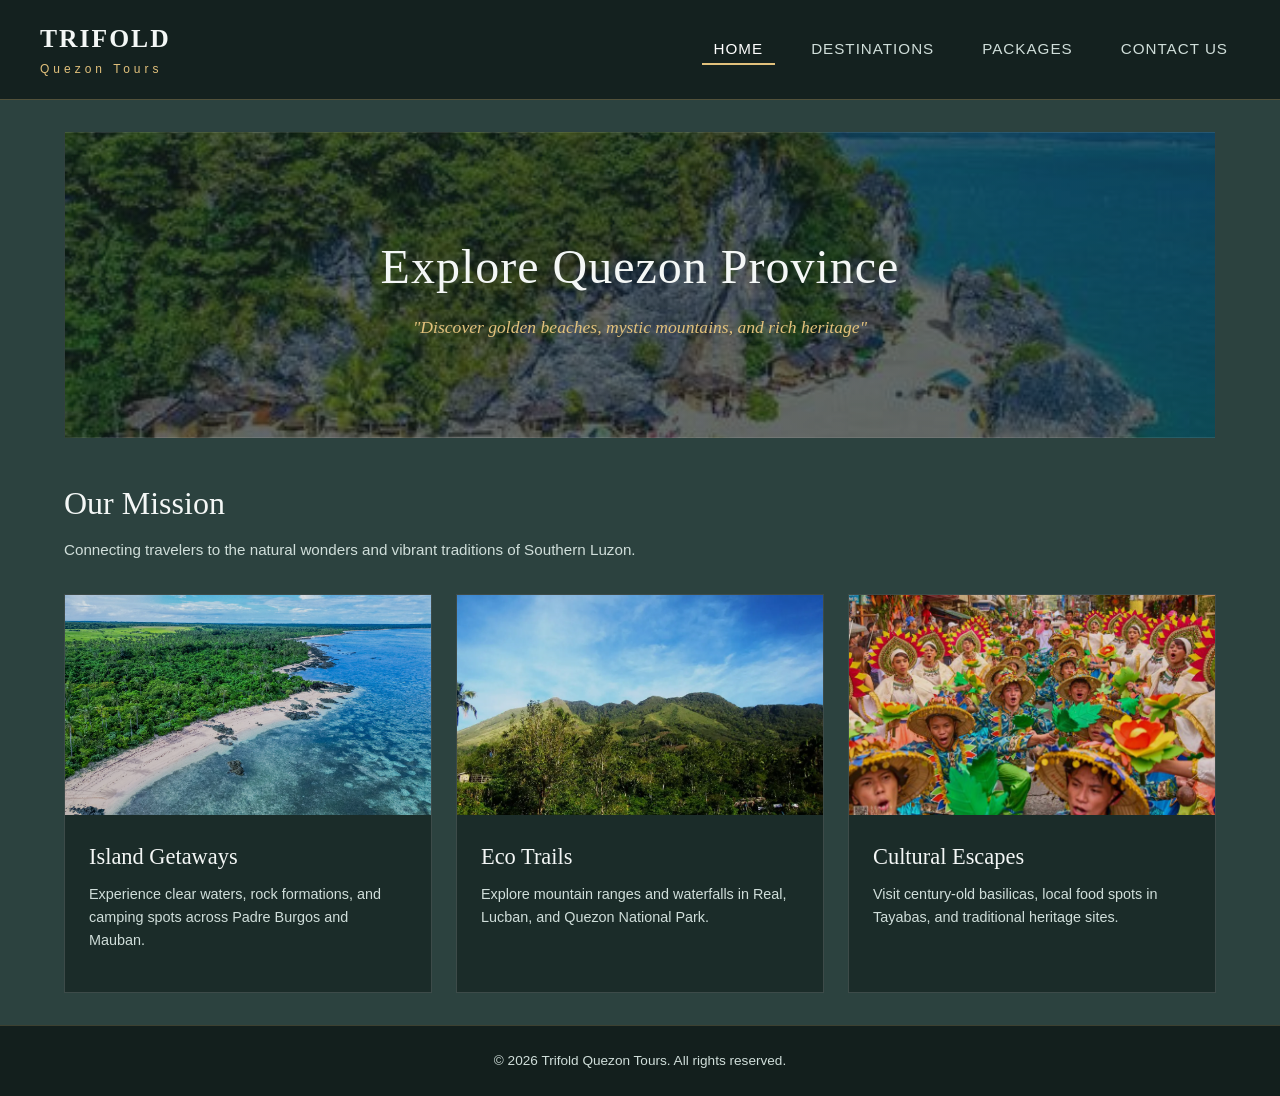
<file: MockUp/index.html>
<!DOCTYPE html>
<html lang="en">
<head>
    <meta charset="UTF-8">
    <meta name="viewport" content="width=device-width, initial-scale=1.0">
    <title>Trifold Quezon Tours - Home</title>
    <link rel="stylesheet" href="style.css">
</head>
<body>

    <header>
        <div class="nav-container">
            <div class="logo">
                <h1>Trifold</h1>
                <span>Quezon Tours</span>
            </div>
            <nav>
                <ul>
                    <li><a href="index.html" class="active">Home</a></li>
                    <li><a href="destinations.html">Destinations</a></li>
                    <li><a href="packages.html">Packages</a></li>
                    <li><a href="contact.html">Contact Us</a></li>
                </ul>
            </nav>
        </div>
    </header>

    <main>
        <section class="hero">
            <h2>Explore Quezon Province</h2>
            <p>"Discover golden beaches, mystic mountains, and rich heritage"</p>
        </section>

        <section>
            <h2 class="section-title">Our Mission</h2>
            <p class="section-subtext">Connecting travelers to the natural wonders and vibrant traditions of Southern Luzon.</p>
            
            <div class="card-grid">
                <article class="card">
                    <img src="island.jpg" alt="Islands">
                    <div class="card-body">
                        <h3>Island Getaways</h3>
                        <p>Experience clear waters, rock formations, and camping spots across Padre Burgos and Mauban.</p>
                    </div>
                </article>

                <article class="card">
                    <img src="trails.webp" alt="Trails">
                    <div class="card-body">
                        <h3>Eco Trails</h3>
                        <p>Explore mountain ranges and waterfalls in Real, Lucban, and Quezon National Park.</p>
                    </div>
                </article>

                <article class="card">
                    <img src="culture.webp" alt="Cultural">
                    <div class="card-body">
                        <h3>Cultural Escapes</h3>
                        <p>Visit century-old basilicas, local food spots in Tayabas, and traditional heritage sites.</p>
                    </div>
                </article>
            </div>
        </section>
    </main>

    <footer>
        <p>&copy; 2026 Trifold Quezon Tours. All rights reserved.</p>
    </footer>

</body>
</html>
</file>
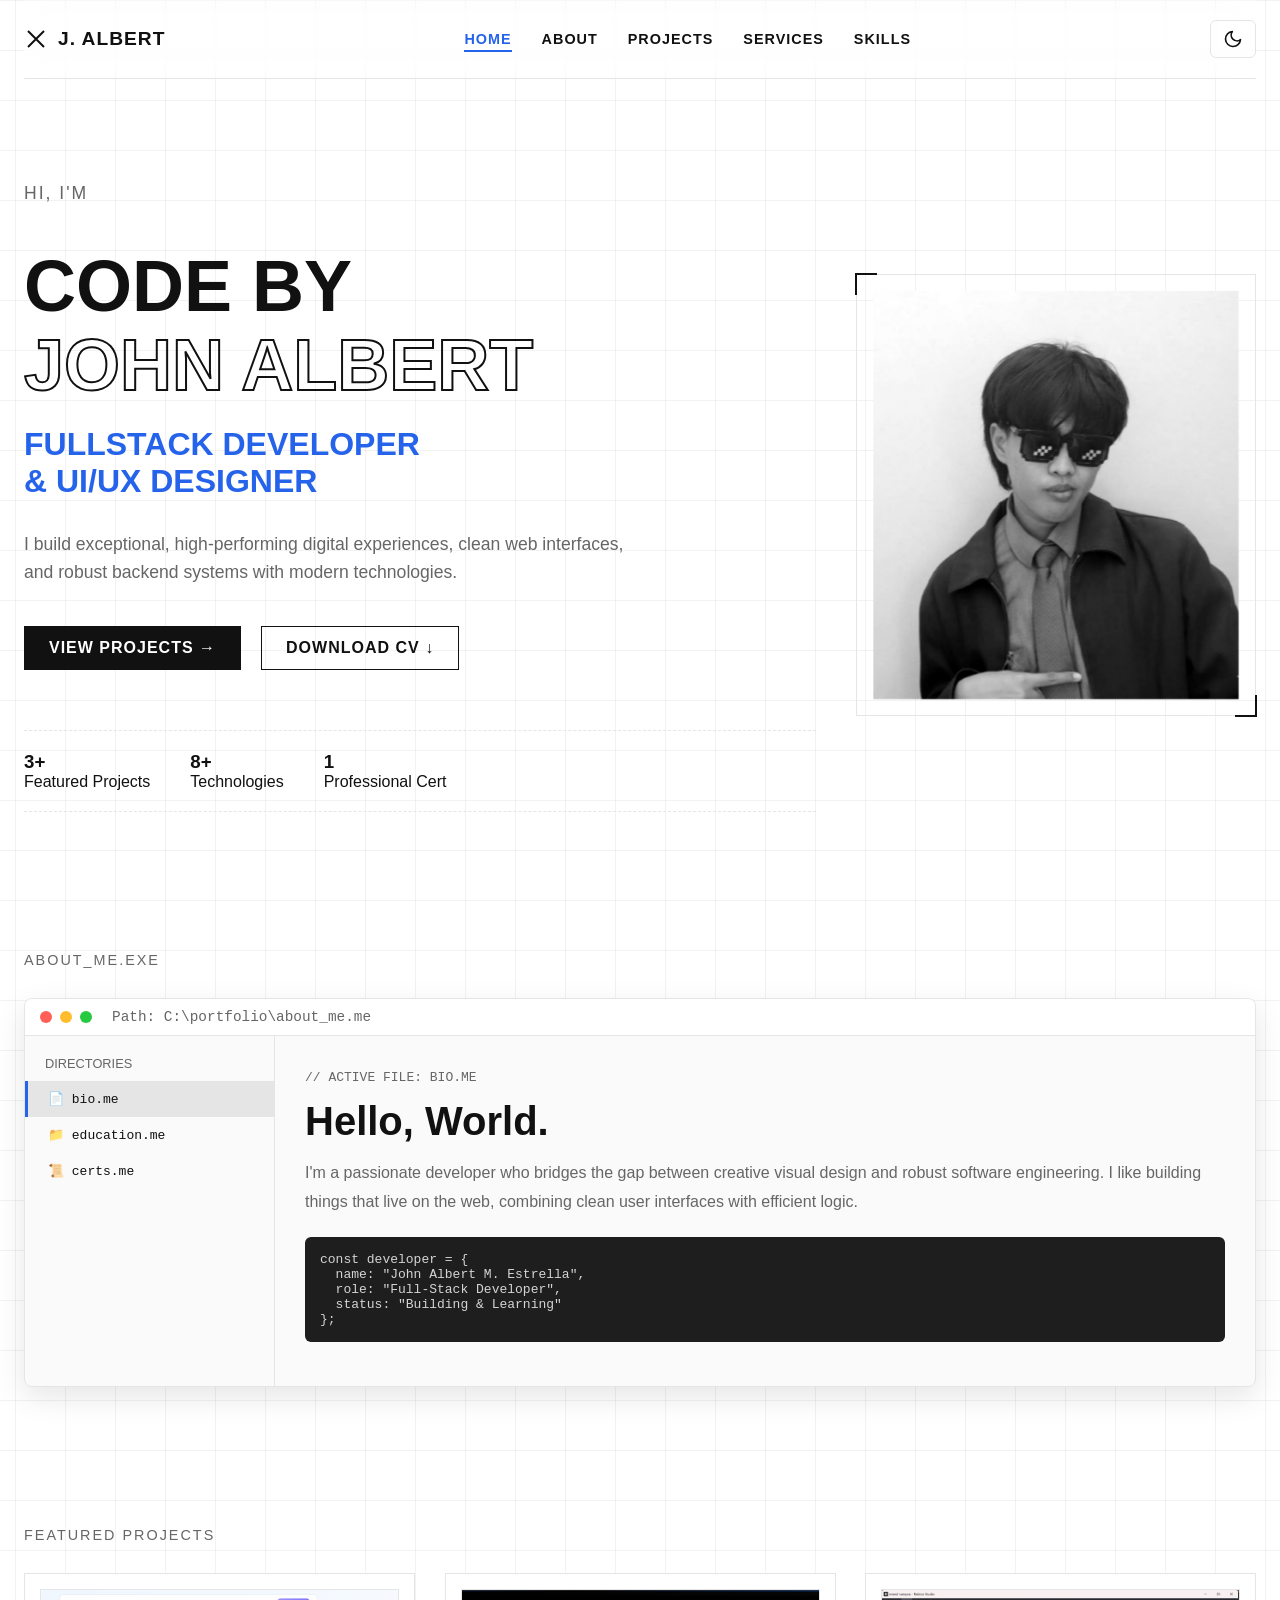
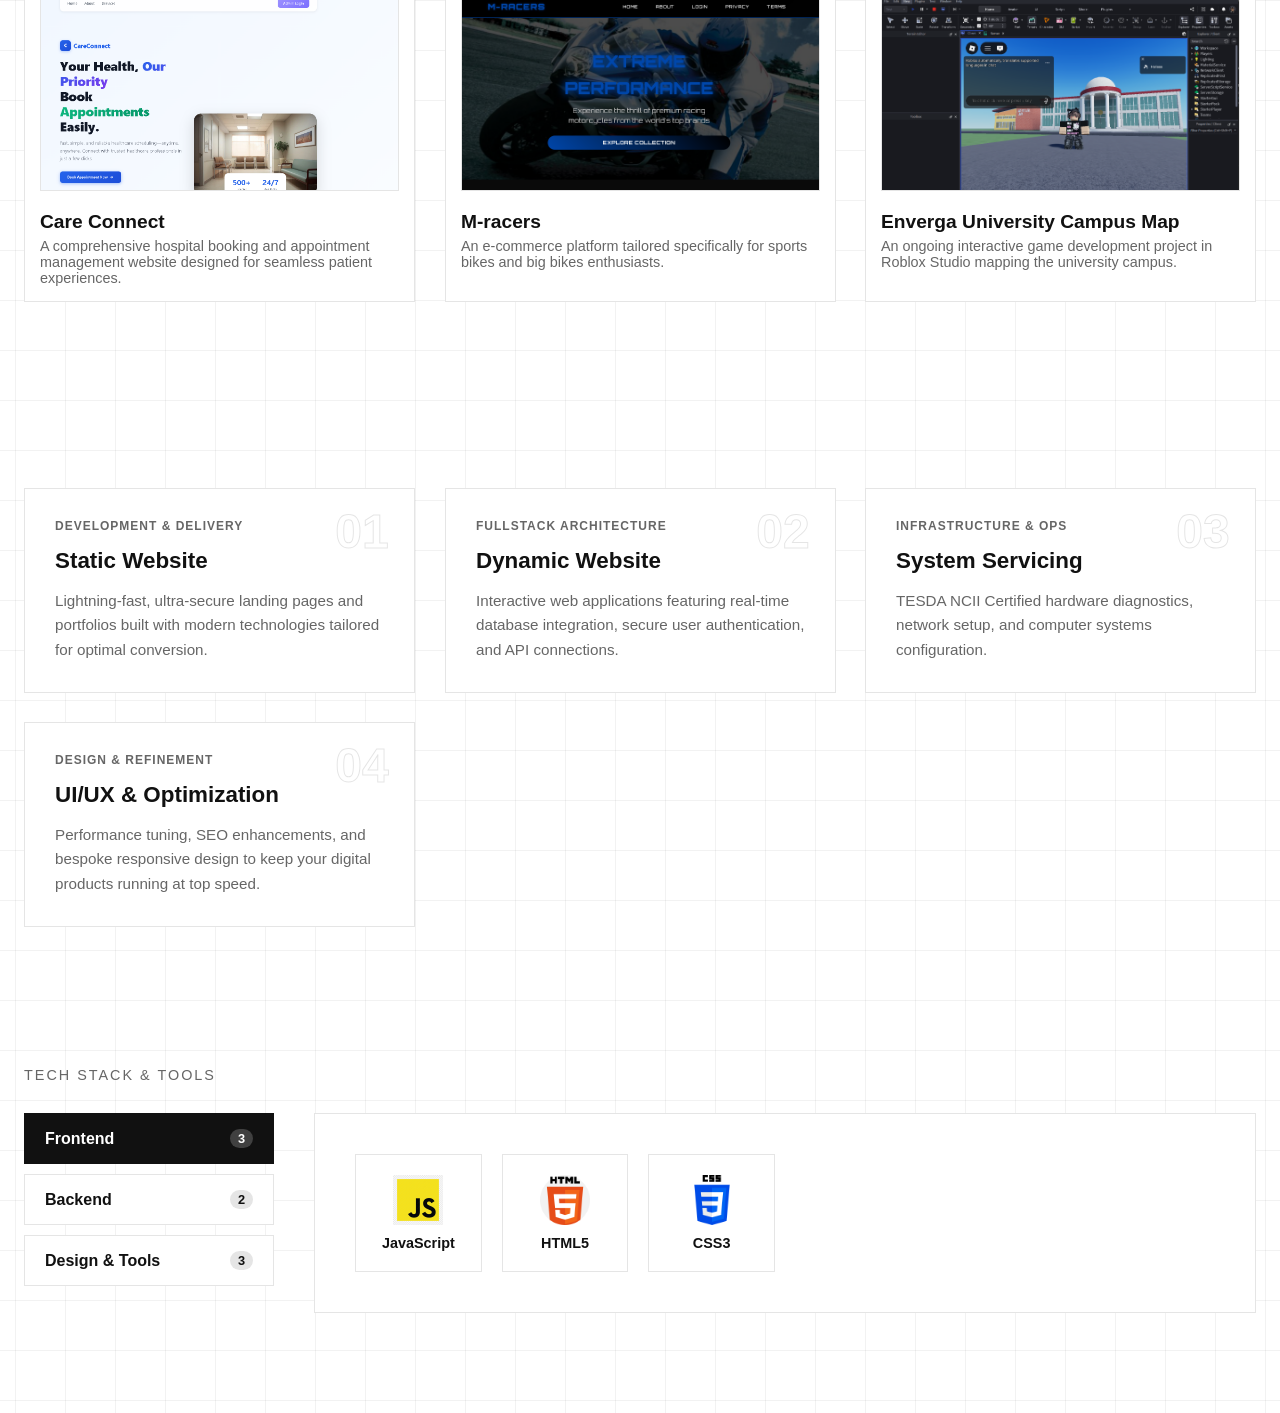
<file: MyPortfolio/index.html>
<!DOCTYPE html>
<html lang="en" data-theme="light">
<head>
    <meta charset="UTF-8">
    <meta name="viewport" content="width=device-width, initial-scale=1.0">
    <title>John Albert M. Estrella | Portfolio</title>
    <link rel="stylesheet" href="style.css">
</head>
<body>

    <div class="container">
        <!-- Navigation -->
        <nav class="fade-in">
            <a href="#home" class="logo">
                <svg width="24" height="24" viewBox="0 0 24 24" fill="none" stroke="currentColor" stroke-width="2"><path d="M20 4L4 20M20 20L4 4"></path></svg>
                J. ALBERT
            </a>
            <ul class="nav-links">
                <li><a href="#home" class="nav-item active-link">Home</a></li>
                <li><a href="#about" class="nav-item">About</a></li>
                <li><a href="#projects" class="nav-item">Projects</a></li>
                <li><a href="#services" class="nav-item">Services</a></li>
                <li><a href="#skills" class="nav-item">Skills</a></li>
            </ul>
            <button class="theme-toggle" id="themeToggle" aria-label="Toggle Dark Mode">
                <svg id="themeIcon" width="20" height="20" viewBox="0 0 24 24" fill="none" stroke="currentColor" stroke-width="2" stroke-linecap="round" stroke-linejoin="round">
                    <path d="M21 12.79A9 9 0 1 1 11.21 3 7 7 0 0 0 21 12.79z"></path>
                </svg>
            </button>
        </nav>

        <!-- Hero Section -->
        <section id="home" class="hero scroll-section">
            <div class="hero-text fade-in">
                <p class="section-header">Hi, I'm</p>
                <h1>CODE BY <br><span class="outline-text">JOHN ALBERT</span></h1>
                <h2>Fullstack Developer <br>& UI/UX Designer</h2>
                <p>I build exceptional, high-performing digital experiences, clean web interfaces, and robust backend systems with modern technologies.</p>
                
                <div class="btn-group">
                    <a href="#projects" class="btn btn-primary">View Projects →</a>
                    <a href="#" class="btn btn-outline">Download CV ↓</a>
                </div>

                <div class="stats">
                    <div class="stat-item">
                        <h3>3+</h3>
                        <span>Featured Projects</span>
                    </div>
                    <div class="stat-item">
                        <h3>8+</h3>
                        <span>Technologies</span>
                    </div>
                    <div class="stat-item">
                        <h3>1</h3>
                        <span>Professional Cert</span>
                    </div>
                </div>
            </div>
            
            <div class="hero-image fade-in">
                <div class="hero-image-wrapper" id="hero3D">
                    <div class="glitch-img"></div>
                </div>
            </div>
        </section>

        <!-- About Section -->
        <section id="about" class="scroll-section">
            <p class="section-header fade-in">About_Me.exe</p>
            <div class="terminal-window fade-in">
                <div class="terminal-top">
                    <div class="dots">
                        <div class="dot red"></div>
                        <div class="dot yellow"></div>
                        <div class="dot green"></div>
                    </div>
                    <div class="terminal-title">Path: C:\portfolio\about_me.me</div>
                </div>
                <div class="terminal-body">
                    <div class="terminal-sidebar">
                        <div class="dir-title">Directories</div>
                        <ul class="file-list" id="aboutTabs">
                            <li class="active" data-target="bio">📄 bio.me</li>
                            <li data-target="education">📁 education.me</li>
                            <li data-target="certs">📜 certs.me</li>
                        </ul>
                    </div>
                    <div class="terminal-content">
                        <div id="bio" class="tab-pane active">
                            <p style="font-family: monospace; color: var(--text-muted); margin-bottom: 10px;">// ACTIVE FILE: BIO.ME</p>
                            <h2>Hello, World.</h2>
                            <p>I'm a passionate developer who bridges the gap between creative visual design and robust software engineering. I like building things that live on the web, combining clean user interfaces with efficient logic.</p>
                            <div class="code-block">
                                const developer = {<br>
                                &nbsp;&nbsp;name: "John Albert M. Estrella",<br>
                                &nbsp;&nbsp;role: "Full-Stack Developer",<br>
                                &nbsp;&nbsp;status: "Building & Learning"<br>
                                };
                            </div>
                        </div>
                        <div id="education" class="tab-pane">
                            <p style="font-family: monospace; color: var(--text-muted); margin-bottom: 10px;">// ACTIVE FILE: EDUCATION.ME</p>
                            <h2>Academic Background.</h2>
                            <p>I love building my technical skills through hands-on personal projects and continuous learning.</p>
                            <p><strong>School:</strong> Enverga University<br>
                            <strong>Status:</strong> Lifelong Learner</p>
                        </div>
                        <div id="certs" class="tab-pane">
                            <p style="font-family: monospace; color: var(--text-muted); margin-bottom: 10px;">// ACTIVE FILE: CERTS.ME</p>
                            <h2>Credentials & Certifications.</h2>
                            <p><strong>TESDA NCII: Computer Systems Servicing (CSS)</strong></p>
                            <p>Certified competence in installing, configuring, diagnosing, and maintaining computer systems and networks.</p>
                        </div>
                        
                    </div>
                </div>
            </div>
        </section>

        <!-- Projects Section -->
        <section id="projects" class="scroll-section">
            <p class="section-header fade-in">Featured Projects</p>
            <div class="projects-grid">
                
                <!-- Project 1 -->
                <a href="https://john-albert-estrella.github.io/Final-Project/" target="_blank" class="project-card fade-in stagger-1">
                    <div class="project-img-container">
                        <img src="project1.png" alt="Care Connect Preview" class="project-image">
                    </div>
                    <div class="project-info">
                        <h3>Care Connect</h3>
                        <p>A comprehensive hospital booking and appointment management website designed for seamless patient experiences.</p>
                    </div>
                </a>

                <!-- Project 2 -->
                <div class="project-card fade-in stagger-2">
                    <div class="project-img-container">
                        <img src="project2.png" alt="M-racers Preview" class="project-image">
                    </div>
                    <div class="project-info">
                        <h3>M-racers</h3>
                        <p>An e-commerce platform tailored specifically for sports bikes and big bikes enthusiasts.</p>
                    </div>
                </div>

                <!-- Project 3 -->
                <div class="project-card fade-in stagger-3">
                    <div class="project-img-container">
                        <img src="project3.png" alt="Enverga Campus Map Preview" class="project-image">
                    </div>
                    <div class="project-info">
                        <h3>Enverga University Campus Map</h3>
                        <p>An ongoing interactive game development project in Roblox Studio mapping the university campus.</p>
                    </div>
                </div>

            </div>
        </section>

        <!-- Services Section -->
        <section id="services" class="scroll-section">
            <p class="section-header fade-in">Services Offer</p>
            <div class="services-grid">
                <div class="service-card fade-in stagger-1">
                    <div class="service-number">01</div>
                    <h4>Development & Delivery</h4>
                    <h3>Static Website</h3>
                    <p>Lightning-fast, ultra-secure landing pages and portfolios built with modern technologies tailored for optimal conversion.</p>
                </div>
                <div class="service-card fade-in stagger-2">
                    <div class="service-number">02</div>
                    <h4>Fullstack Architecture</h4>
                    <h3>Dynamic Website</h3>
                    <p>Interactive web applications featuring real-time database integration, secure user authentication, and API connections.</p>
                </div>
                <div class="service-card fade-in stagger-3">
                    <div class="service-number">03</div>
                    <h4>Infrastructure & Ops</h4>
                    <h3>System Servicing</h3>
                    <p>TESDA NCII Certified hardware diagnostics, network setup, and computer systems configuration.</p>
                </div>
                <div class="service-card fade-in stagger-4">
                    <div class="service-number">04</div>
                    <h4>Design & Refinement</h4>
                    <h3>UI/UX & Optimization</h3>
                    <p>Performance tuning, SEO enhancements, and bespoke responsive design to keep your digital products running at top speed.</p>
                </div>
            </div>
        </section>

        <!-- Skills Section -->
        <section id="skills" class="scroll-section">
            <p class="section-header fade-in">Tech Stack & Tools</p>
            <div class="skills-container fade-in">
                <div class="skills-sidebar" id="skillTabs">
                    <div class="skill-tab active" data-target="frontend">
                        Frontend <span>3</span>
                    </div>
                    <div class="skill-tab" data-target="backend">
                        Backend <span>2</span>
                    </div>
                    <div class="skill-tab" data-target="tools">
                        Design & Tools <span>3</span>
                    </div>
                </div>
                
                <div class="skills-content">
                    
                    <!-- Frontend Template -->
                    <div id="frontend" class="skill-grid active">
                    
                        <div class="skill-item">
                            <img src="icon1.webp" alt="" class="skill-icon">
                            <span>JavaScript</span>
                        </div>
                        <div class="skill-item">
                            <img src="icon2.png" alt="" class="skill-icon">
                            <span>HTML5</span>
                        </div>
                        <div class="skill-item">
                            <img src="icon3.png" alt="" class="skill-icon">
                            <span>CSS3</span>
                        </div>
                    </div>
                    
                    <!-- Backend Template -->
                    <div id="backend" class="skill-grid">
                        <div class="skill-item">
                            <img src="icon4.png" alt="" class="skill-icon">
                            <span>PHP</span>
                        </div>
                       
                        <div class="skill-item">
                            <img src="icon5.png" alt="" class="skill-icon">
                            <span>MySQL</span>
                        </div>
                    </div>
    
                    <!-- Design & Tools Template -->
                    <div id="tools" class="skill-grid">
                        <div class="skill-item">
                            <img src="icon6.jpg" alt="" class="skill-icon">
                            <span>Figma</span>
                        </div>
                        <div class="skill-item">
                            <img src="icon7.png" alt="" class="skill-icon">
                            <span>Canva</span>
                        </div>
                        <div class="skill-item">
                            <img src="icon8.png" alt="" class="skill-icon">
                            <span>Roblox Studio</span>
                        </div>
                    </div>

                </div>
            </div>
        </section>
    </div>

    <script src="script.js"></script>
</body>
</html>
</file>
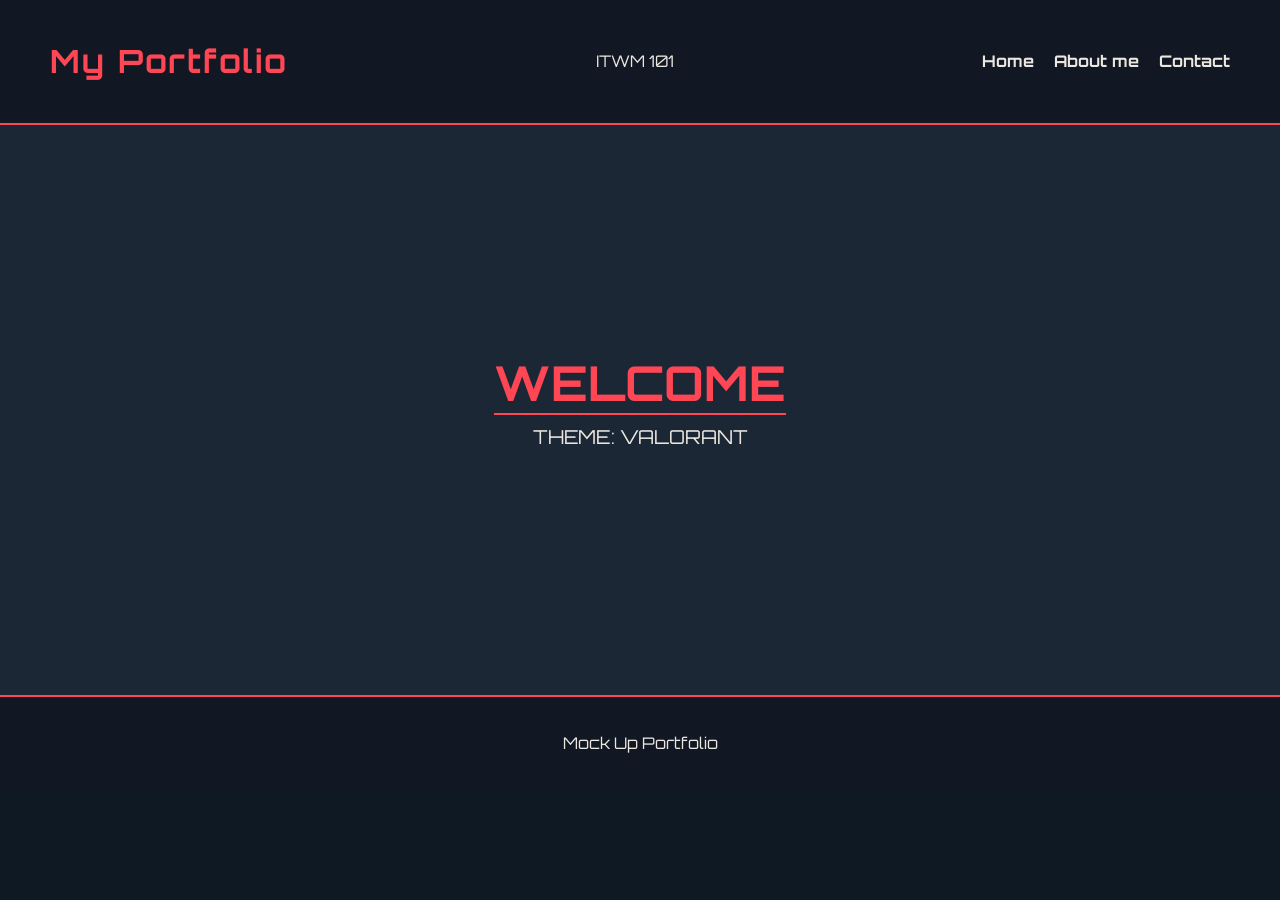
<file: PORTFOLIO/index.html>
<!DOCTYPE html>
<html lang="en">
<head>
    <meta charset="UTF-8">
    <meta name="viewport" content="width=device-width, initial-scale=1.0">
    <title>Mock Up Portfolio</title>
    <link rel="icon" type="image/png" href="star.png">
    <!-- External CSS Link -->
    <link rel="stylesheet" href="style.css">

    <!-- Internal CSS -->
    <style>
        .hero {
            height: 50vh;
            /* Placeholder background image area */
            background: #1b2735; 
            display: flex;
            flex-direction: column;
            justify-content: center;
            align-items: center;
            text-align: center;
        }
        .hero h2 {
            font-size: 3rem;
            margin: 0;
            color: #ff4655;
        }
        .hero p {
            font-size: 1.2rem;
            color: #ece8e1;
            margin-top: 10px;
        }
    </style>
</head>
<body>

    <!-- Main Navigation Header -->
    <header>
        <h1>My Portfolio</h1>
        <p>ITWM 101</p>
        <nav>
            <ul>
                <li><a href="index.html">Home</a></li>
                <li><a href="about.html">About me</a></li>
                <li><a href="contact.html">Contact</a></li>
            </ul>
        </nav>
    </header>

    <!-- Hero Section -->
    <section class="hero">
        <h2>WELCOME</h2>
        <p>THEME: VALORANT</p>
    </section>    

    <!-- Footer -->
    <footer>
        <p>Mock Up Portfolio</p>
    </footer>

</body>
</html>
</file>
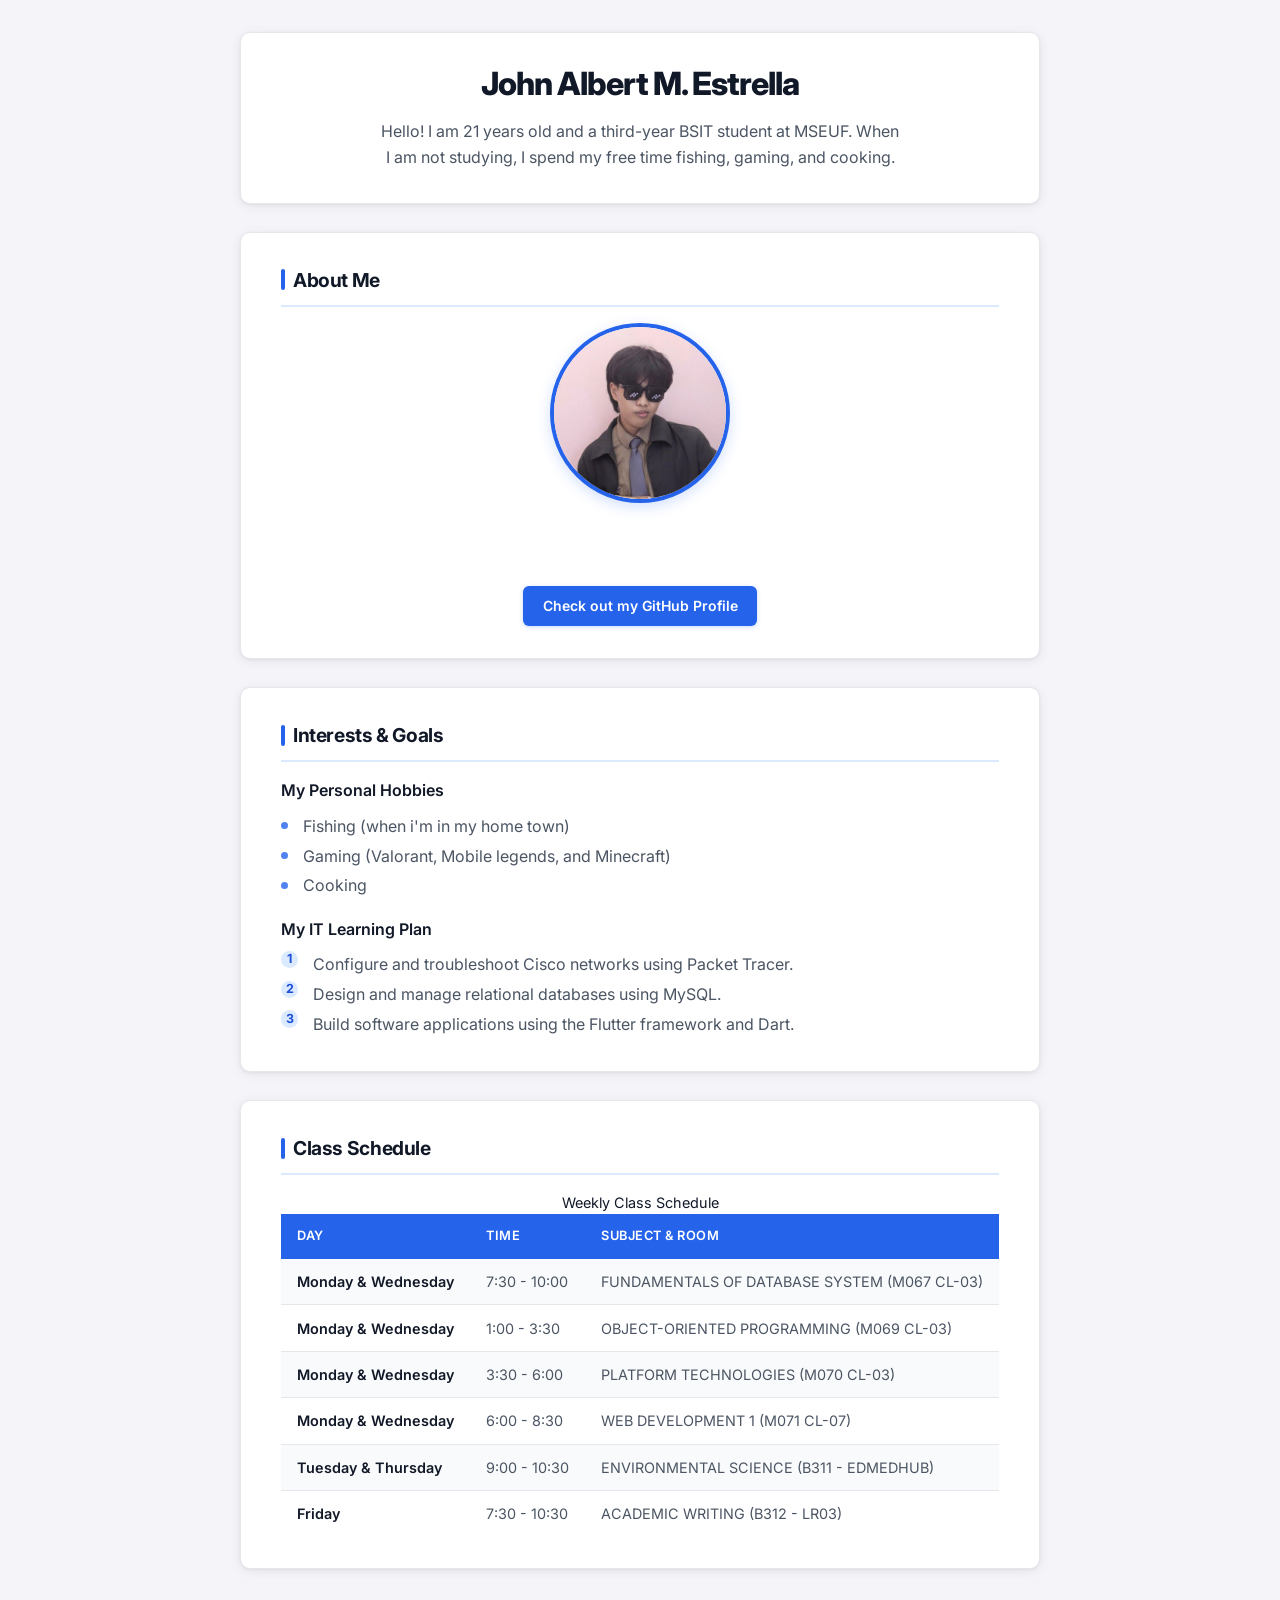
<file: Assignment 1/Assignment1.html>
<!DOCTYPE html>
<html lang="en">
<head>
    <meta charset="UTF-8">
    <meta name="viewport" content="width=device-width, initial-scale=1.0">
    <title>Personal Profile</title>
    <link rel="stylesheet" href="style.css">
</head>
<body>

    <header>
        <h1>John Albert M. Estrella</h1>
        <p>Hello! I am 21 years old and a third-year BSIT student at MSEUF. When I am not studying, I spend my free time fishing, gaming, and cooking.</p>
    </header>

    <main>
        

        <section>
            <h2>About Me</h2>
            <img src="forgitprofile.jpg" alt="Placeholder profile picture of John Albert">
            <br><br>
            <a href="https://github.com/John-Albert-Estrella" target="_blank">Check out my GitHub Profile</a>
        </section>


        <section>
            <h2>Interests & Goals</h2>
            
            <h3>My Personal Hobbies</h3>
            <ul>
                <li>Fishing (when i'm in my home town)</li>
                <li>Gaming (Valorant, Mobile legends, and Minecraft)</li>
                <li>Cooking</li>
            </ul>

            <h3>My IT Learning Plan</h3>
            <ol>
                <li>Configure and troubleshoot Cisco networks using Packet Tracer.</li>
                <li>Design and manage relational databases using MySQL.</li>
                <li>Build software applications using the Flutter framework and Dart.</li>
            </ol>
        </section>


        
        <section>
            <h2>Class Schedule</h2>
            <table>
                <caption>Weekly Class Schedule</caption>
                <thead>
                    <tr>
                        <th>Day</th>
                        <th>Time</th>
                        <th>Subject & Room</th>
                    </tr>
                </thead>
                <tbody>
                    <tr>
                        <td>Monday & Wednesday</td>
                        <td>7:30 - 10:00</td>
                        <td>FUNDAMENTALS OF DATABASE SYSTEM (M067 CL-03)</td>
                    </tr>
                    <tr>
                        <td>Monday & Wednesday</td>
                        <td>1:00 - 3:30</td>
                        <td>OBJECT-ORIENTED PROGRAMMING (M069 CL-03)</td>
                    </tr>
                    <tr>
                        <td>Monday & Wednesday</td>
                        <td>3:30 - 6:00</td>
                        <td>PLATFORM TECHNOLOGIES (M070 CL-03)</td>
                    </tr>
                    <tr>
                        <td>Monday & Wednesday</td>
                        <td>6:00 - 8:30</td>
                        <td>WEB DEVELOPMENT 1 (M071 CL-07)</td>
                    </tr>
                    <tr>
                        <td>Tuesday & Thursday</td>
                        <td>9:00 - 10:30</td>
                        <td>ENVIRONMENTAL SCIENCE (B311 - EDMEDHUB)</td>
                    </tr>
                    <tr>
                        <td>Friday</td>
                        <td>7:30 - 10:30</td>
                        <td>ACADEMIC WRITING (B312 - LR03)</td>
                    </tr>
                </tbody>
            </table>
        </section>

    </main>

</body>
</html>
</file>
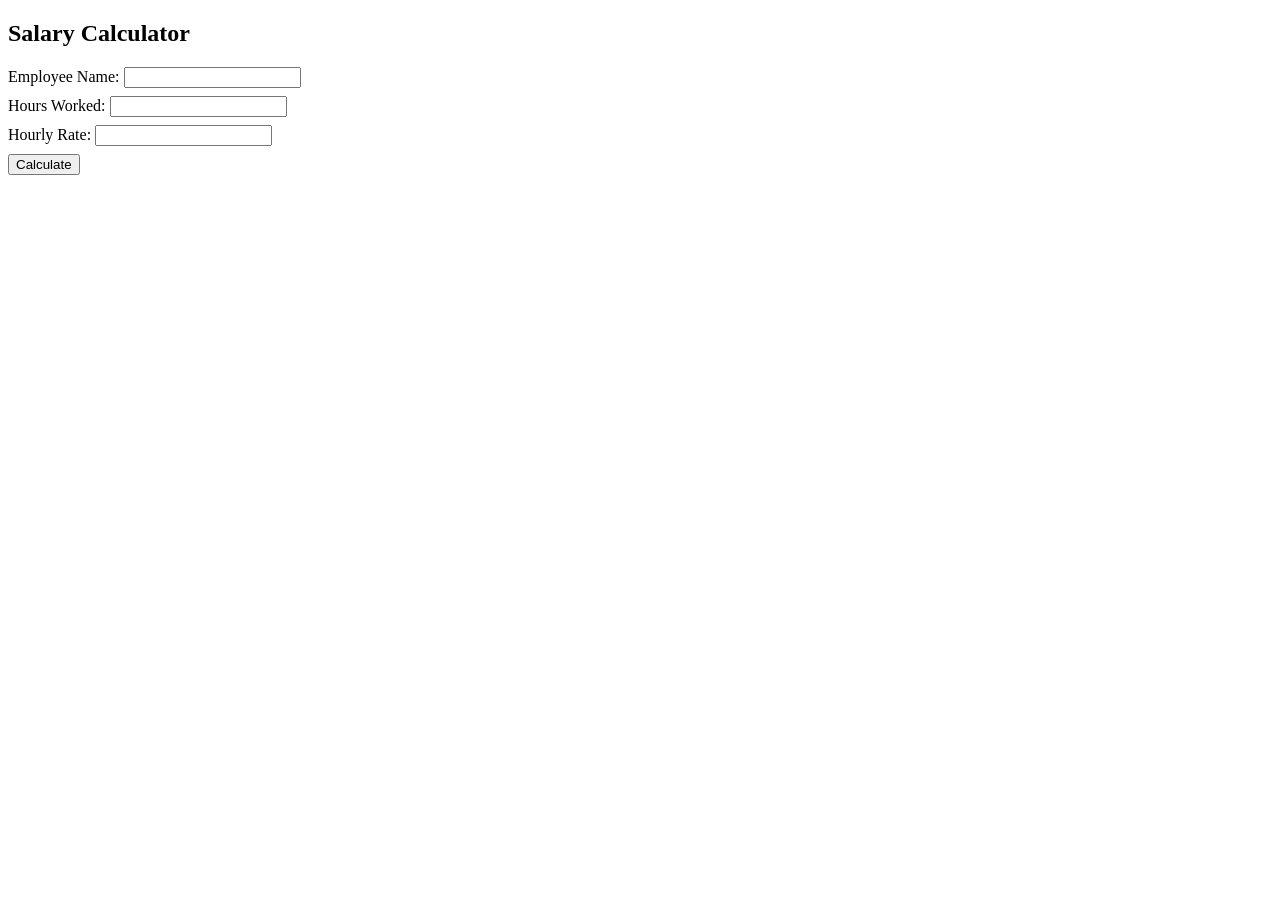
<file: javascript/javaScript.html>
<!DOCTYPE html>
<html lang="en">
<head>
    <meta charset="UTF-8">
    <meta name="viewport" content="width=device-width, initial-scale=1.0">
    <title>Salary Calculator</title>
    <link rel="stylesheet" href="style.css">
</head>
<body>
    <h2>Salary Calculator</h2>
    <div>
        <label for="empName">Employee Name:</label>
        <input type="text" id="empName">
    </div>

    <div>
        <label for="hoursWorked">Hours Worked:</label>
        <input type="number" id="hoursWorked">
    </div>

    <div>
        <label for="hourlyRate">Hourly Rate:</label>
        <input type="number" id="hourlyRate">
    </div>

    <button onclick="calculateSalary()">Calculate</button>
    <br><br>
    <p id="result"></p>
    <br>
    <p id="result2"></p>
    <script src="script.js">
        
    </script>
</body>
</html>
</file>
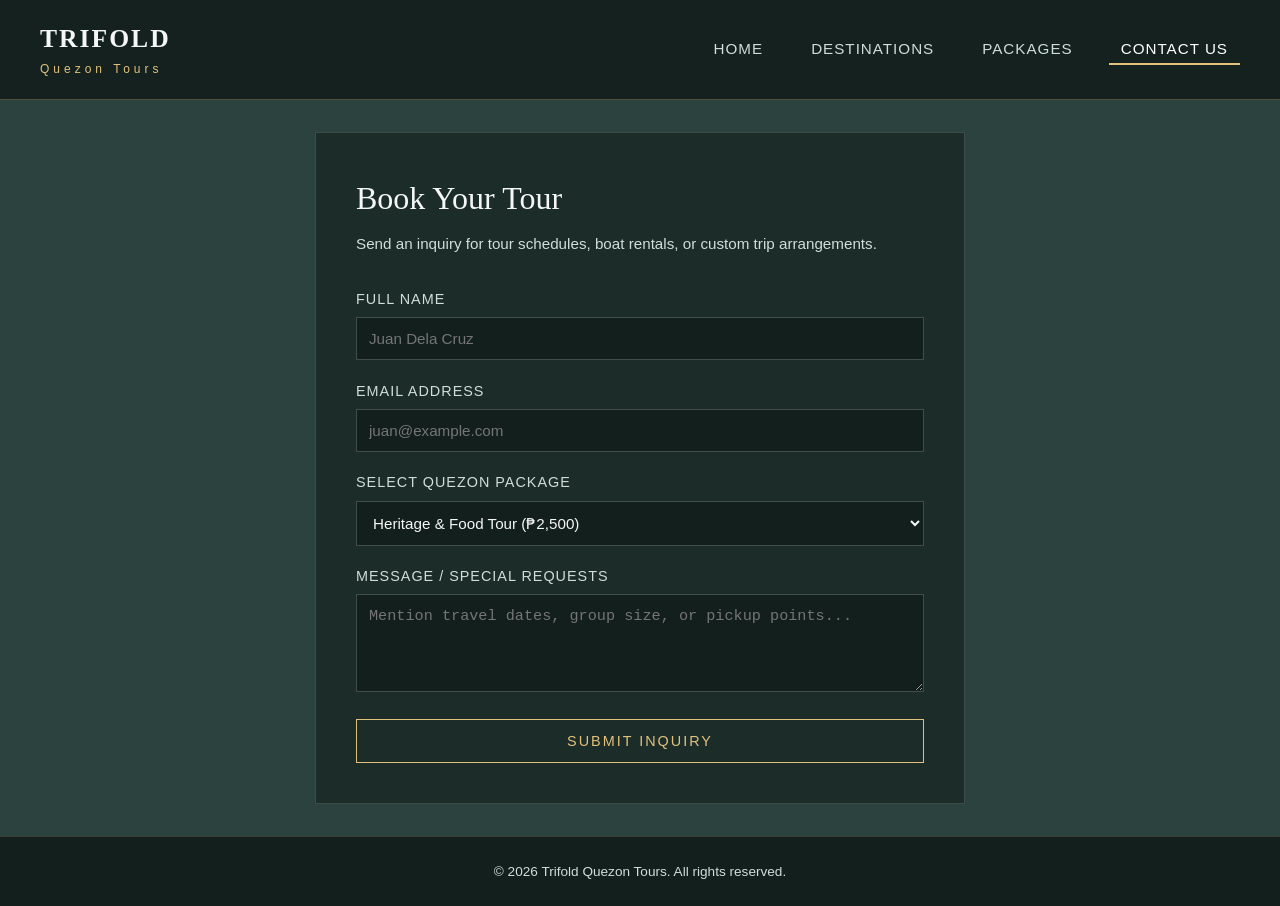
<file: MockUp/contact.html>
<!DOCTYPE html>
<html lang="en">
<head>
    <meta charset="UTF-8">
    <meta name="viewport" content="width=device-width, initial-scale=1.0">
    <title>Trifold Quezon Tours - Contact Us</title>
    <link rel="stylesheet" href="style.css">
</head>
<body>

    <header>
        <div class="nav-container">
            <div class="logo">
                <h1>Trifold</h1>
                <span>Quezon Tours</span>
            </div>
            <nav>
                <ul>
                    <li><a href="index.html">Home</a></li>
                    <li><a href="destinations.html">Destinations</a></li>
                    <li><a href="packages.html">Packages</a></li>
                    <li><a href="contact.html" class="active">Contact Us</a></li>
                </ul>
            </nav>
        </div>
    </header>

    <main>
        <div class="form-container">
            <h2 class="section-title">Book Your Tour</h2>
            <p class="section-subtext">Send an inquiry for tour schedules, boat rentals, or custom trip arrangements.</p>

            <form action="#" method="post">
                <div class="form-group">
                    <label for="fullname">Full Name</label>
                    <input type="text" id="fullname" name="fullname" required placeholder="Juan Dela Cruz">
                </div>

                <div class="form-group">
                    <label for="email">Email Address</label>
                    <input type="email" id="email" name="email" required placeholder="juan@example.com">
                </div>

                <div class="form-group">
                    <label for="package">Select Quezon Package</label>
                    <select id="package" name="package">
                        <option value="heritage">Heritage & Food Tour (₱2,500)</option>
                        <option value="padre-burgos">Padre Burgos Island Hopping (₱4,500)</option>
                        <option value="cagbalete">Cagbalete & Jomalig Escape (₱7,800)</option>
                        <option value="custom">Custom Tour Inquiry</option>
                    </select>
                </div>

                <div class="form-group">
                    <label for="message">Message / Special Requests</label>
                    <textarea id="message" name="message" rows="4" placeholder="Mention travel dates, group size, or pickup points..."></textarea>
                </div>

                <button type="submit">Submit Inquiry</button>
            </form>
        </div>
    </main>

    <footer>
        <p>&copy; 2026 Trifold Quezon Tours. All rights reserved.</p>
    </footer>

</body>
</html>
</file>
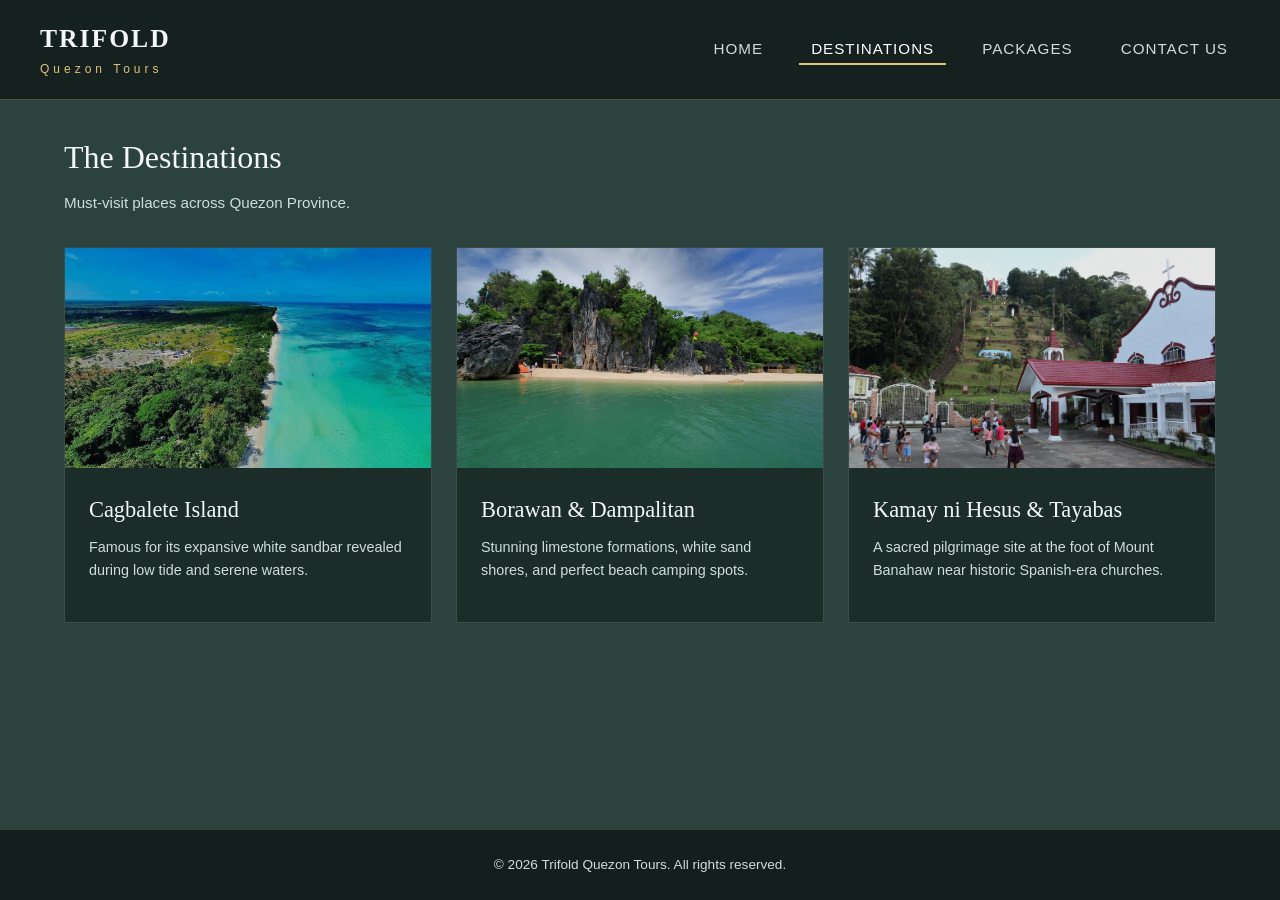
<file: MockUp/destinations.html>
<!DOCTYPE html>
<html lang="en">
<head>
    <meta charset="UTF-8">
    <meta name="viewport" content="width=device-width, initial-scale=1.0">
    <title>Trifold Quezon Tours - Destinations</title>
    <link rel="stylesheet" href="style.css">
</head>
<body>

    <header>
        <div class="nav-container">
            <div class="logo">
                <h1>Trifold</h1>
                <span>Quezon Tours</span>
            </div>
            <nav>
                <ul>
                    <li><a href="index.html">Home</a></li>
                    <li><a href="destinations.html" class="active">Destinations</a></li>
                    <li><a href="packages.html">Packages</a></li>
                    <li><a href="contact.html">Contact Us</a></li>
                </ul>
            </nav>
        </div>
    </header>

    <main>
        <h2 class="section-title">The Destinations</h2>
        <p class="section-subtext">Must-visit places across Quezon Province.</p>

        <div class="card-grid">
            <article class="card">
                <span class="badge">Mauban</span>
                <img src="cagbalete.webp" alt="Cagbalete Island">
                <div class="card-body">
                    <h3>Cagbalete Island</h3>
                    <p>Famous for its expansive white sandbar revealed during low tide and serene waters.</p>
                </div>
            </article>

            <article class="card">
                <span class="badge">Padre Burgos</span>
                <img src="borawan.webp" alt="Borawan Island">
                <div class="card-body">
                    <h3>Borawan & Dampalitan</h3>
                    <p>Stunning limestone formations, white sand shores, and perfect beach camping spots.</p>
                </div>
            </article>

            <article class="card">
                <span class="badge">Lucban</span>
                <img src="kamay.jpg" alt="Kamay ni Hesus">
                <div class="card-body">
                    <h3>Kamay ni Hesus & Tayabas</h3>
                    <p>A sacred pilgrimage site at the foot of Mount Banahaw near historic Spanish-era churches.</p>
                </div>
            </article>
        </div>
    </main>

    <footer>
        <p>&copy; 2026 Trifold Quezon Tours. All rights reserved.</p>
    </footer>

</body>
</html>
</file>
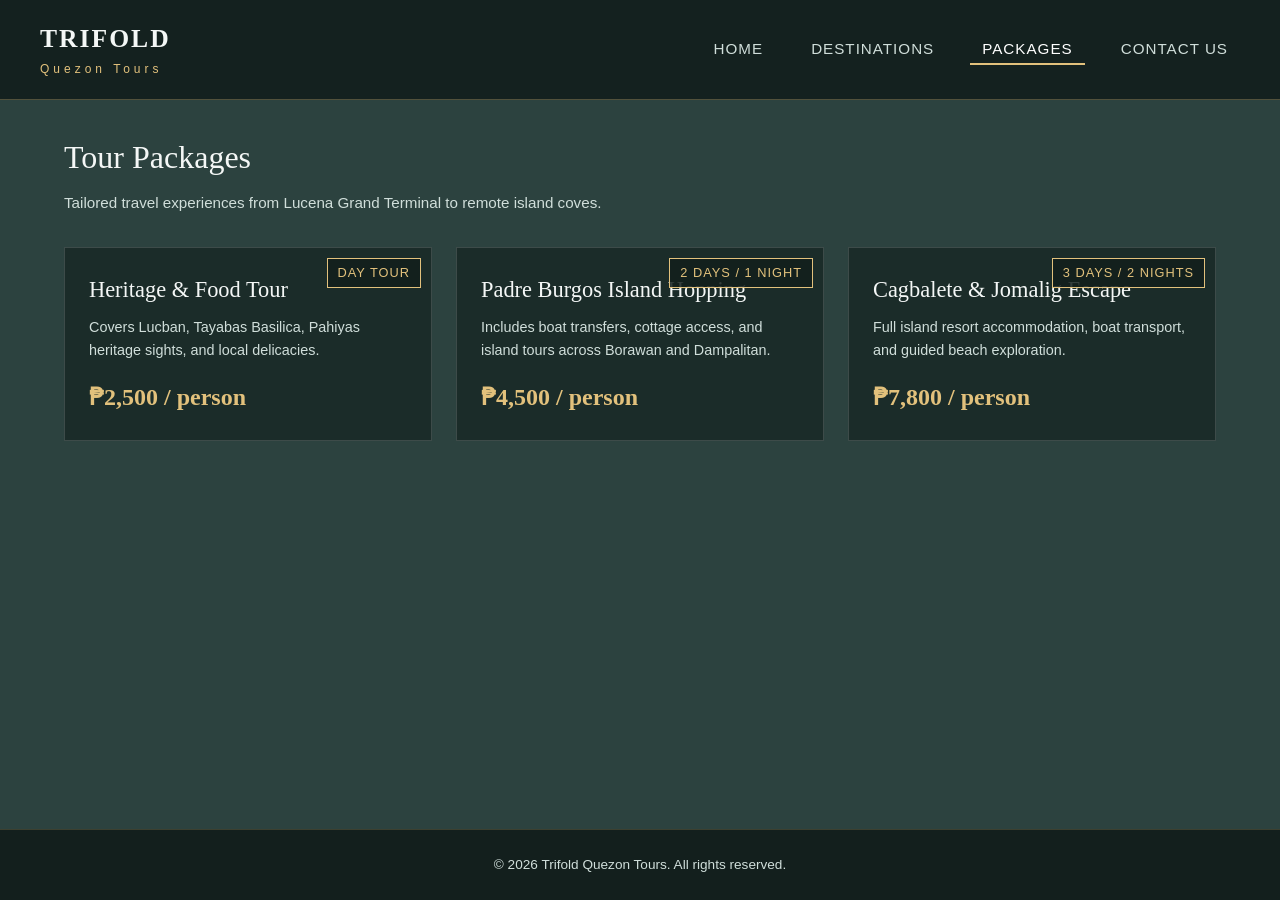
<file: MockUp/packages.html>
<!DOCTYPE html>
<html lang="en">
<head>
    <meta charset="UTF-8">
    <meta name="viewport" content="width=device-width, initial-scale=1.0">
    <title>Trifold Quezon Tours - Packages</title>
    <link rel="stylesheet" href="style.css">
</head>
<body>

    <header>
        <div class="nav-container">
            <div class="logo">
                <h1>Trifold</h1>
                <span>Quezon Tours</span>
            </div>
            <nav>
                <ul>
                    <li><a href="index.html">Home</a></li>
                    <li><a href="destinations.html">Destinations</a></li>
                    <li><a href="packages.html" class="active">Packages</a></li>
                    <li><a href="contact.html">Contact Us</a></li>
                </ul>
            </nav>
        </div>
    </header>

    <main>
        <h2 class="section-title">Tour Packages</h2>
        <p class="section-subtext">Tailored travel experiences from Lucena Grand Terminal to remote island coves.</p>

        <div class="card-grid">
            <article class="card">
                <span class="badge">Day Tour</span>
                <div class="card-body">
                    <h3>Heritage & Food Tour</h3>
                    <p>Covers Lucban, Tayabas Basilica, Pahiyas heritage sights, and local delicacies.</p>
                    <div class="price-tag">₱2,500 / person</div>
                </div>
            </article>

            <article class="card">
                <span class="badge">2 Days / 1 Night</span>
                <div class="card-body">
                    <h3>Padre Burgos Island Hopping</h3>
                    <p>Includes boat transfers, cottage access, and island tours across Borawan and Dampalitan.</p>
                    <div class="price-tag">₱4,500 / person</div>
                </div>
            </article>

            <article class="card">
                <span class="badge">3 Days / 2 Nights</span>
                <div class="card-body">
                    <h3>Cagbalete & Jomalig Escape</h3>
                    <p>Full island resort accommodation, boat transport, and guided beach exploration.</p>
                    <div class="price-tag">₱7,800 / person</div>
                </div>
            </article>
        </div>
    </main>

    <footer>
        <p>&copy; 2026 Trifold Quezon Tours. All rights reserved.</p>
    </footer>

</body>
</html>
</file>
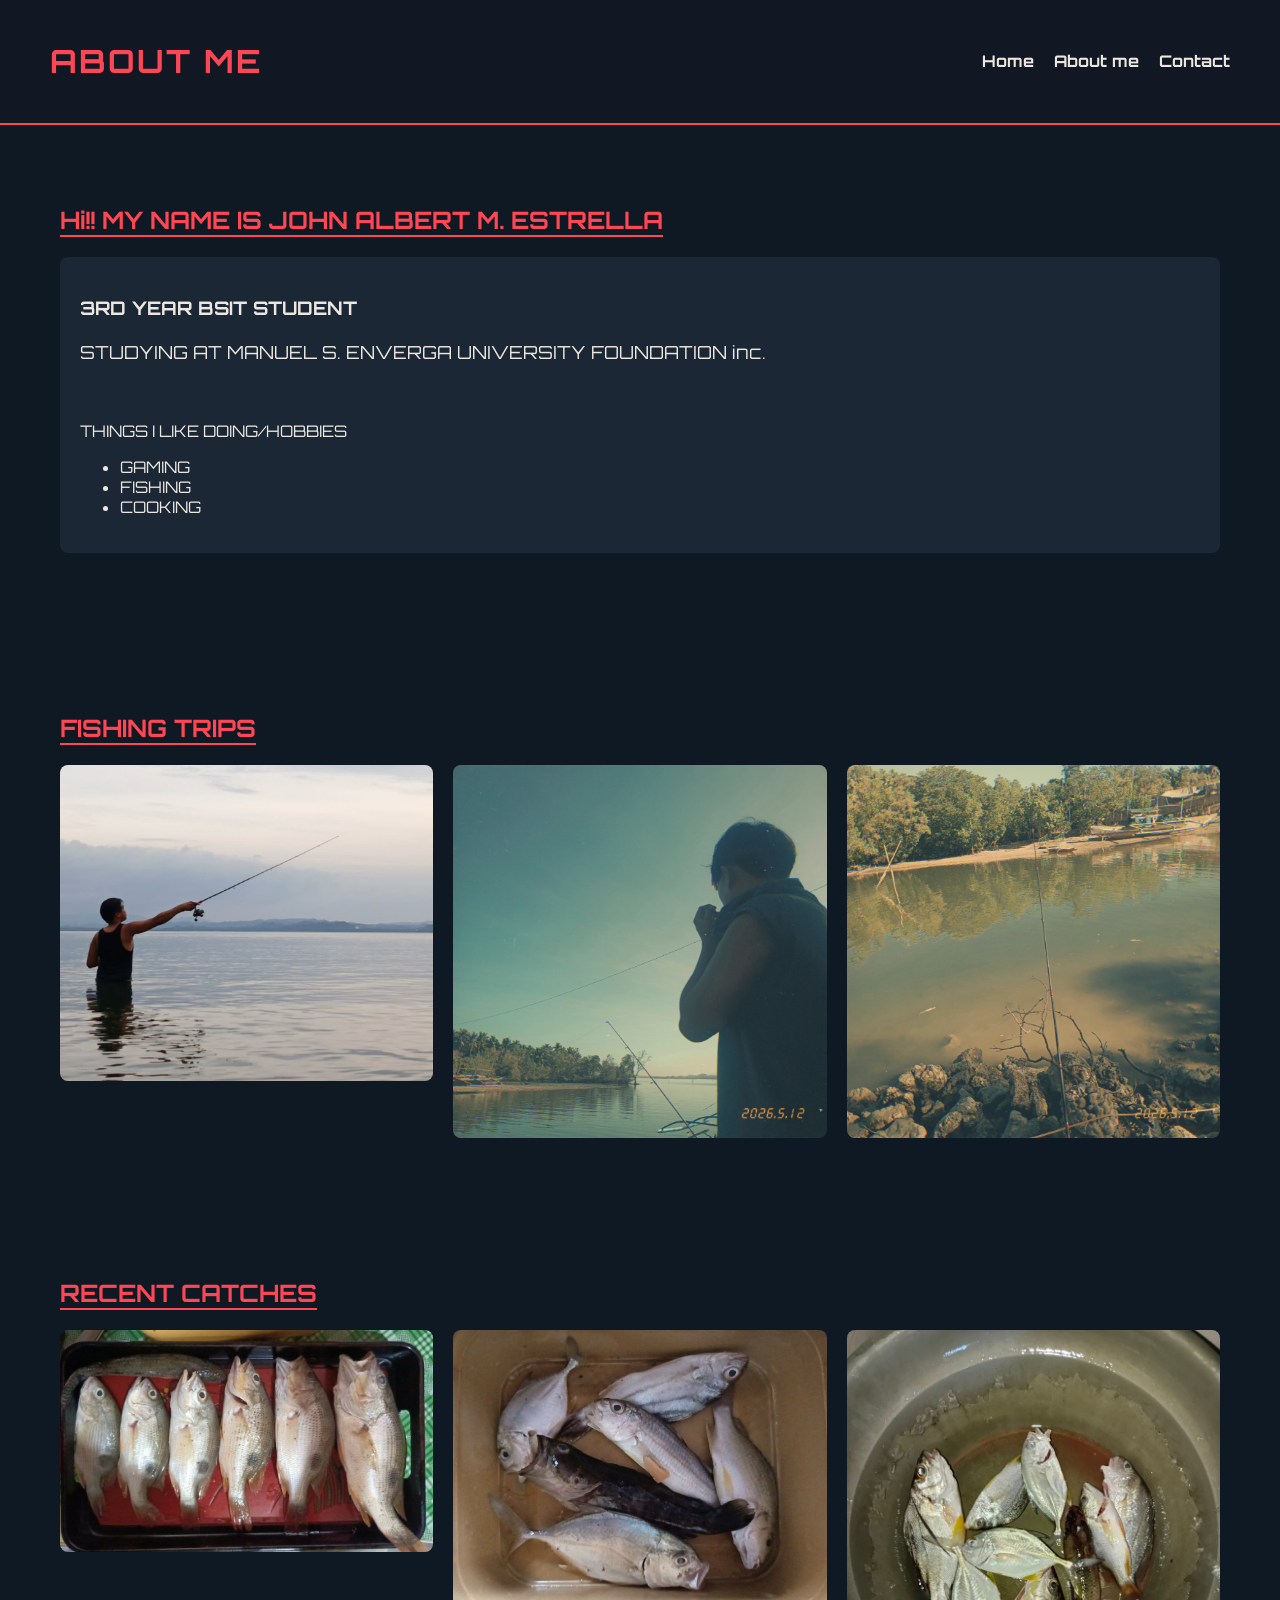
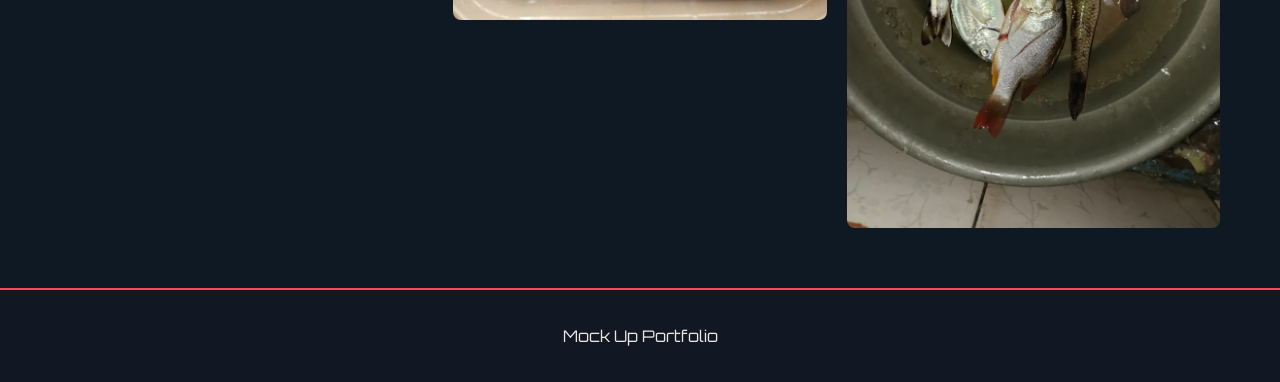
<file: PORTFOLIO/about.html>
<!DOCTYPE html>
<html lang="en">
<head>
    <meta charset="UTF-8">
    <meta name="viewport" content="width=device-width, initial-scale=1.0">
    <title>About - ALBERT?</title>
    <link rel="icon" type="image/png" href="star.png">
    <link rel="stylesheet" href="style.css">
</head>
<body>

    <!-- Main Navigation Header -->
    <header>
        <h1>ABOUT ME</h1>
        <nav>
            <ul>
                <li><a href="index.html">Home</a></li>
                <li><a href="about.html">About me</a></li>
                <li><a href="contact.html">Contact</a></li>
            </ul>
        </nav>
    </header>

    <!-- About Content Section -->
    <section id="about">
        <h2>Hi!! MY NAME IS JOHN ALBERT M. ESTRELLA</h2>
        <div class="project">
            <h3>3RD YEAR BSIT STUDENT</h3>
            
            <!-- Inline CSS Demonstration -->
            <p style="font-size: 18px; line-height: 1.6;">
                STUDYING AT MANUEL S. ENVERGA UNIVERSITY FOUNDATION inc.
            </p>
            
            <br>
            
            <p>THINGS I LIKE DOING/HOBBIES</p>
            
            <!-- List Elements -->
            <ul>
                <li>GAMING</li>
                <li>FISHING</li>
                <li>COOKING</li>
            </ul>
        </div>
    </section>

    <!-- Gallery Section -->
    <section>
        <h2>FISHING TRIPS</h2>
        <div class="gallery">
            <img src="Fishing1.jpg" alt="Fishing1">
            <img src="Fishing2.jpg" alt="Fishing2">
            <img src="Fishing3.jpg" alt="Fishing3">
        </div>
    </section>
        <section>
        <h2>RECENT CATCHES</h2>
        <div class="gallery">
            <img src="catch1.jpg" alt="CATCHES">
            <img src="catch2.jpg" alt="CATCHES">
            <img src="catch3.jpg" alt="CATCHES">
        </div>
    </section>

    <!-- Footer -->
    <footer>
        <p>Mock Up Portfolio</p>
    </footer>

</body>
</html>
</file>
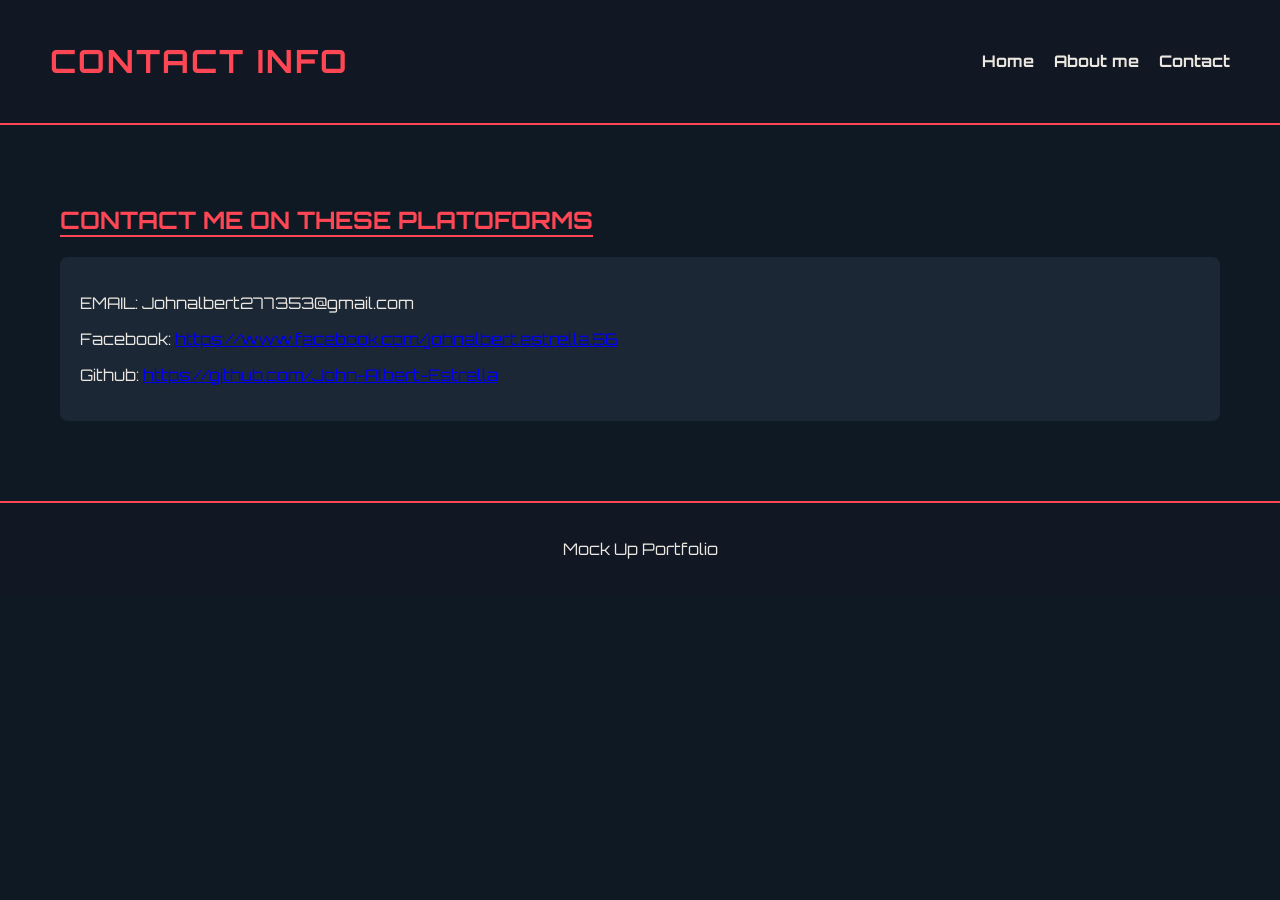
<file: PORTFOLIO/contact.html>
<!DOCTYPE html>
<html lang="en">
<head>
    <meta charset="UTF-8">
    <meta name="viewport" content="width=device-width, initial-scale=1.0">
    <title>Contact</title>
    <link rel="icon" type="image/png" href="star.png">
    <link rel="stylesheet" href="style.css">
</head>
<body>

    <!-- Main Navigation -->
    <header>
        <h1>CONTACT INFO</h1>
        <nav>
            <ul>
                <li><a href="index.html">Home</a></li>
                <li><a href="about.html">About me</a></li>
                <li><a href="contact.html">Contact</a></li>
            </ul>
        </nav>
    </header>

    <!-- Contact Information/Accounts -->
    <section id="contact">
        <h2>CONTACT ME ON THESE PLATOFORMS</h2>
        <div class="project">
            <p>EMAIL: Johnalbert277353@gmail.com</p>
            <p>Facebook: <a href="#" target="_blank">https://www.facebook.com/johnalbert.estrella.56</a></p>
            <p>Github: <a href="#" target="_blank">https://github.com/John-Albert-Estrella</a></p>
        </div>
    </section>

    <!-- Footer -->
    <footer>
        <p>Mock Up Portfolio</p>
    </footer>

</body> 
</html>
</file>
<file: MockUp/style.css>
/* 
   Global Reset & Theme Variables (Quezon Nature Palette)
    */
:root {
    --bg-sage: #2c423f;
    --text-light: #f4f7f6;
    --text-subtle: #d0deda;
    --accent-gold: #e2c17c;
    --card-bg: rgba(22, 36, 34, 0.75);
    --overlay-dark: rgba(18, 30, 28, 0.65);
    --font-heading: 'Georgia', 'Times New Roman', serif;
    --font-body: 'Segoe UI', Arial, sans-serif;
}

* {
    margin: 0;
    padding: 0;
    box-sizing: border-box;
}

body {
    background-color: var(--bg-sage);
    color: var(--text-light);
    font-family: var(--font-body);
    line-height: 1.6;
    display: flex;
    flex-direction: column;
    min-height: 100vh;
}

/* 
   Header & Navigation
    */
header {
    background-color: rgba(18, 30, 28, 0.9);
    border-bottom: 1px solid rgba(226, 193, 124, 0.3);
    padding: 1.2rem 2rem;
    position: sticky;
    top: 0;
    z-index: 100;
}

.nav-container {
    display: flex;
    justify-content: space-between;
    align-items: center;
    max-width: 1200px;
    margin: 0 auto;
}

.logo h1 {
    font-family: var(--font-heading);
    font-size: 1.6rem;
    color: var(--text-light);
    letter-spacing: 2px;
    text-transform: uppercase;
}

.logo span {
    display: block;
    font-size: 0.75rem;
    color: var(--accent-gold);
    letter-spacing: 4px;
    font-family: var(--font-body);
}

nav ul {
    list-style: none;
    display: flex;
    gap: 24px;
}

nav a {
    color: var(--text-subtle);
    text-decoration: none;
    font-size: 0.95rem;
    letter-spacing: 1px;
    text-transform: uppercase;
    padding: 6px 12px;
    transition: color 0.3s ease, border-bottom 0.3s ease;
}

nav a:hover,
nav a.active {
    color: #ffffff;
    border-bottom: 2px solid var(--accent-gold);
}

/* 
   Main Content Layout
 */
main {
    flex: 1;
    max-width: 1200px;
    margin: 2rem auto;
    padding: 0 1.5rem;
    width: 100%;
}

.hero {
    background: linear-gradient(var(--overlay-dark), var(--overlay-dark)), 
                url('view.jpg') no-repeat center center/cover;
    text-align: center;
    padding: 6rem 1.5rem;
    border: 1px solid rgba(255, 255, 255, 0.1);
    margin-bottom: 2.5rem;
}

.hero h2 {
    font-family: var(--font-heading);
    font-size: 3rem;
    font-weight: 400;
    margin-bottom: 0.5rem;
    letter-spacing: 1px;
}

.hero p {
    color: var(--accent-gold);
    font-size: 1.1rem;
    font-style: italic;
    font-family: var(--font-heading);
}

/* 
   Grid & Card Layouts
*/
.section-title {
    font-family: var(--font-heading);
    font-size: 2rem;
    margin-bottom: 0.5rem;
    color: var(--text-light);
    font-weight: 400;
}

.section-subtext {
    color: var(--text-subtle);
    margin-bottom: 2rem;
    font-size: 0.95rem;
}

.card-grid {
    display: grid;
    grid-template-columns: repeat(auto-fit, minmax(280px, 1fr));
    gap: 1.5rem;
}

.card {
    background: var(--card-bg);
    border: 1px solid rgba(255, 255, 255, 0.15);
    overflow: hidden;
    position: relative;
    display: flex;
    flex-direction: column;
}

.card img {
    width: 100%;
    height: 220px;
    object-fit: cover;
    filter: brightness(0.9);
}

.card-body {
    padding: 1.5rem;
    flex: 1;
    display: flex;
    flex-direction: column;
}

.card-body h3 {
    font-family: var(--font-heading);
    font-size: 1.4rem;
    color: var(--text-light);
    margin-bottom: 0.5rem;
    font-weight: 400;
}

.card-body p {
    color: var(--text-subtle);
    font-size: 0.9rem;
    margin-bottom: 1rem;
}

.price-tag {
    margin-top: auto;
    font-family: var(--font-heading);
    font-size: 1.5rem;
    color: var(--accent-gold);
    font-weight: bold;
}

.badge {
    position: absolute;
    top: 10px;
    right: 10px;
    background: rgba(18, 30, 28, 0.85);
    border: 1px solid var(--accent-gold);
    color: var(--accent-gold);
    padding: 4px 10px;
    font-size: 0.8rem;
    text-transform: uppercase;
    letter-spacing: 1px;
}

/* 
   Form Styles
    */
.form-container {
    background: var(--card-bg);
    border: 1px solid rgba(255, 255, 255, 0.15);
    padding: 2.5rem;
    max-width: 650px;
    margin: 0 auto;
}

.form-group {
    margin-bottom: 1.2rem;
}

.form-group label {
    display: block;
    margin-bottom: 0.4rem;
    color: var(--text-subtle);
    font-size: 0.9rem;
    text-transform: uppercase;
    letter-spacing: 1px;
}

.form-group input,
.form-group select,
.form-group textarea {
    width: 100%;
    padding: 0.75rem;
    background-color: rgba(0, 0, 0, 0.3);
    border: 1px solid rgba(255, 255, 255, 0.2);
    color: var(--text-light);
    font-size: 0.95rem;
}

.form-group input:focus,
.form-group select:focus,
.form-group textarea:focus {
    outline: none;
    border-color: var(--accent-gold);
}

button[type="submit"] {
    background-color: transparent;
    color: var(--accent-gold);
    border: 1px solid var(--accent-gold);
    padding: 0.8rem 1.5rem;
    font-size: 0.9rem;
    text-transform: uppercase;
    letter-spacing: 2px;
    cursor: pointer;
    width: 100%;
    transition: all 0.3s ease;
}

button[type="submit"]:hover {
    background-color: var(--accent-gold);
    color: var(--bg-sage);
}

/* 
   Footer
    */
footer {
    background-color: rgba(18, 30, 28, 0.95);
    border-top: 1px solid rgba(226, 193, 124, 0.2);
    color: var(--text-subtle);
    text-align: center;
    padding: 1.5rem;
    font-size: 0.85rem;
    margin-top: auto;
}
</file>
<file: MyPortfolio/style.css>
:root {
    --bg-color: #ffffff;
    --text-main: #111111;
    --text-muted: #666666;
    --border-color: #e5e5e5;
    --grid-color: rgba(0,0,0,0.05);
    --accent-color: #2563eb;
    --card-bg: #ffffff;
    --terminal-bg: #fafafa;
    --hover-bg: #f5f5f5;
    --shadow-color: rgba(0,0,0,0.1);
}

[data-theme="dark"] {
    --bg-color: #0a0a0a;
    --text-main: #f5f5f5;
    --text-muted: #a3a3a3;
    --border-color: #333333;
    --grid-color: rgba(255,255,255,0.05);
    --accent-color: #60a5fa;
    --card-bg: #111111;
    --terminal-bg: #171717;
    --hover-bg: #222222;
    --shadow-color: rgba(255,255,255,0.05);
}

* {
    margin: 0;
    padding: 0;
    box-sizing: border-box;
    font-family: 'Segoe UI', Roboto, Helvetica, Arial, sans-serif;
    transition: background-color 0.4s ease, color 0.4s ease, border-color 0.4s ease, box-shadow 0.4s ease;
}

/* Enable smooth scrolling for nav links */
html {
    scroll-behavior: smooth;
    scroll-padding-top: 50px; 
}

body {
    background-color: var(--bg-color);
    color: var(--text-main);
    background-image: 
        linear-gradient(var(--grid-color) 1px, transparent 1px),
        linear-gradient(90deg, var(--grid-color) 1px, transparent 1px);
    background-size: 50px 50px;
    background-position: center top;
    overflow-x: hidden;
}

a { text-decoration: none; color: inherit; }

.container { max-width: 1300px; margin: 0 auto; padding: 0 24px; }
.scroll-section { padding-top: 40px; } /* Ensures spacing when scrolling */

/* --- Scroll Animations --- */
.fade-in {
    opacity: 0; transform: translateY(30px);
    transition: opacity 0.8s cubic-bezier(0.16, 1, 0.3, 1), transform 0.8s cubic-bezier(0.16, 1, 0.3, 1);
    will-change: opacity, transform;
}
.fade-in.visible { opacity: 1; transform: translateY(0); }
.stagger-1 { transition-delay: 0.1s; }
.stagger-2 { transition-delay: 0.2s; }
.stagger-3 { transition-delay: 0.3s; }
.stagger-4 { transition-delay: 0.4s; }

/* --- Navbar --- */
nav {
    display: flex; justify-content: space-between; align-items: center;
    padding: 20px 0; border-bottom: 1px solid var(--border-color);
    margin-bottom: 60px; position: sticky; top: 0; z-index: 100;
    background-color: rgba(var(--bg-color), 0.9);
    backdrop-filter: blur(10px);
}

.logo { font-weight: 900; font-size: 1.2rem; letter-spacing: 1px; display: flex; align-items: center; gap: 10px; cursor: pointer; transition: transform 0.3s ease; }
.logo:hover { transform: scale(1.05); }

.nav-links { display: flex; gap: 30px; list-style: none; font-size: 0.9rem; font-weight: 600; text-transform: uppercase; letter-spacing: 1px; }
.nav-item { position: relative; padding: 5px 0; display: inline-block; transition: color 0.3s ease; }
.nav-item::after { content: ''; position: absolute; bottom: 0; left: 0; width: 0%; height: 2px; background-color: var(--accent-color); transition: width 0.3s ease; }
.nav-item:hover, .nav-item.active-link { color: var(--accent-color); }
.nav-item:hover::after, .nav-item.active-link::after { width: 100%; }

.theme-toggle {
    background: none; border: 1px solid var(--border-color); color: var(--text-main);
    padding: 8px 12px; border-radius: 6px; cursor: pointer; display: flex; align-items: center; justify-content: center;
    transition: all 0.3s cubic-bezier(0.175, 0.885, 0.32, 1.275);
}
.theme-toggle:hover { background-color: var(--hover-bg); transform: scale(1.1) rotate(15deg); border-color: var(--text-main); }

/* --- Hero Section --- */
.hero { display: grid; grid-template-columns: 1fr 400px; gap: 40px; margin-bottom: 100px; align-items: center; }
.hero-text h1 { font-size: 4.5rem; line-height: 1.1; font-weight: 900; text-transform: uppercase; margin-bottom: 20px; transition: all 0.3s ease; }
.hero-text .outline-text { color: transparent; -webkit-text-stroke: 2px var(--text-main); transition: color 0.4s ease; }
.hero-text h1:hover .outline-text { color: var(--text-main); }
.hero-text h2 { font-size: 2rem; color: var(--accent-color); margin-bottom: 30px; text-transform: uppercase; }
.hero-text p { color: var(--text-muted); max-width: 600px; margin-bottom: 40px; font-size: 1.1rem; line-height: 1.6; }
.btn-group { display: flex; gap: 20px; margin-bottom: 60px; }
.btn {
    padding: 12px 24px; font-weight: 600; text-transform: uppercase; letter-spacing: 1px;
    border: 1px solid var(--text-main); cursor: pointer; position: relative; overflow: hidden; z-index: 1; transition: all 0.3s ease; text-align: center; display: inline-block;
}
.btn::before { content: ''; position: absolute; top: 0; left: -100%; width: 100%; height: 100%; background: var(--text-main); transition: all 0.4s cubic-bezier(0.16, 1, 0.3, 1); z-index: -1; }
.btn-primary { background-color: var(--text-main); color: var(--bg-color); }
.btn-primary:hover { box-shadow: 0 10px 20px var(--shadow-color); transform: translateY(-3px); }
.btn-outline { background-color: transparent; color: var(--text-main); }
.btn-outline:hover { color: var(--bg-color); transform: translateY(-3px); box-shadow: 0 10px 20px var(--shadow-color); }
.btn-outline:hover::before { left: 0; }
.stats { display: flex; gap: 40px; border-top: 1px dashed var(--border-color); border-bottom: 1px dashed var(--border-color); padding: 20px 0; }
.stat-item { transition: transform 0.3s ease; cursor: default; }
.stat-item:hover { transform: translateY(-5px) scale(1.05); color: var(--accent-color); }

/* Hero Image Hover 3D Frame */
.hero-image { perspective: 1000px; }
.hero-image-wrapper { position: relative; padding: 20px; border: 1px solid var(--border-color); transition: transform 0.1s ease-out; transform-style: preserve-3d; }
.hero-image-wrapper::before, .hero-image-wrapper::after { content: ''; position: absolute; width: 20px; height: 20px; border: 2px solid var(--text-main); }
.hero-image-wrapper::before { top: -2px; left: -2px; border-right: none; border-bottom: none; }
.hero-image-wrapper::after { bottom: -2px; right: -2px; border-left: none; border-top: none; }
.glitch-img {
    width: 100%; height: 400px; background: linear-gradient(45deg, #111, #333);
    background-image: url('myPhoto.jpg');
    background-size: cover; background-position: center;
    filter: grayscale(100%) contrast(120%); transition: filter 0.5s ease, transform 0.5s ease; transform: translateZ(20px);
}
.hero-image-wrapper:hover .glitch-img { filter: grayscale(0%) contrast(100%); }

/* --- About Terminal Section --- */
.section-header { margin-bottom: 30px; font-size: 0.9rem; text-transform: uppercase; letter-spacing: 2px; color: var(--text-muted); }
.terminal-window {
    border: 1px solid var(--border-color); border-radius: 8px; overflow: hidden; background-color: var(--terminal-bg);
    margin-bottom: 100px; box-shadow: 0 10px 30px var(--shadow-color); transition: transform 0.3s ease, box-shadow 0.3s ease;
}
.terminal-window:hover { box-shadow: 0 15px 40px var(--shadow-color); }
.terminal-top { display: flex; align-items: center; padding: 10px 15px; border-bottom: 1px solid var(--border-color); background-color: var(--card-bg); }
.dots { display: flex; gap: 8px; }
.dot { width: 12px; height: 12px; border-radius: 50%; }
.dot.red { background-color: #ff5f56; } .dot.yellow { background-color: #ffbd2e; } .dot.green { background-color: #27c93f; }
.terminal-title { margin-left: 20px; font-family: monospace; font-size: 0.9rem; color: var(--text-muted); }
.terminal-body { display: grid; grid-template-columns: 250px 1fr; min-height: 350px; }
.terminal-sidebar { border-right: 1px solid var(--border-color); padding: 20px 0; }
.dir-title { padding: 0 20px; font-size: 0.8rem; text-transform: uppercase; color: var(--text-muted); margin-bottom: 10px; }
.file-list { list-style: none; }
.file-list li { padding: 10px 20px; cursor: pointer; font-family: monospace; display: flex; align-items: center; gap: 10px; transition: all 0.2s ease; border-left: 3px solid transparent; }
.file-list li:hover { background-color: var(--hover-bg); transform: translateX(5px); }
.file-list li.active { background-color: var(--border-color); border-left-color: var(--accent-color); transform: translateX(0); }
.terminal-content { padding: 30px; position: relative; }
.tab-pane { display: none; opacity: 0; transform: translateY(10px); transition: all 0.4s ease; }
.tab-pane.active { display: block; opacity: 1; transform: translateY(0); }
.tab-pane h2 { font-size: 2.5rem; margin-bottom: 15px; }
.tab-pane p { color: var(--text-muted); line-height: 1.8; margin-bottom: 20px; }
.code-block { background-color: #1e1e1e; color: #d4d4d4; padding: 15px; border-radius: 6px; font-family: monospace; margin-top: 20px; transition: transform 0.3s ease; }
.code-block:hover { transform: scale(1.02); }

/* --- Projects Section --- */
.projects-grid { display: grid; grid-template-columns: repeat(auto-fit, minmax(350px, 1fr)); gap: 30px; margin-bottom: 100px; }
.project-card { border: 1px solid var(--border-color); background-color: var(--card-bg); padding: 15px; cursor: pointer; transition: all 0.4s cubic-bezier(0.175, 0.885, 0.32, 1.275); }
.project-card:hover { transform: translateY(-10px); box-shadow: 0 20px 40px var(--shadow-color); border-color: var(--accent-color); }
.project-image { 
    width: 100%;
    height: 100%;
    object-fit: cover; 
    object-position: top center; 
    display: block; 
    transition: transform 0.6s cubic-bezier(0.16, 1, 0.3, 1); 
}.project-img-container {
    overflow: hidden;
    margin-bottom: 20px;
    border: 1px solid var(--border-color);
    background-color: var(--hover-bg);
    aspect-ratio: 16 / 9; 
    width: 100%;
}.project-card:hover .project-img { transform: scale(1.08) rotate(1deg); }
.project-info h3 { font-size: 1.2rem; margin-bottom: 5px; transition: color 0.3s ease; }
.project-card:hover .project-info h3 { color: var(--accent-color); }
.project-info p { font-size: 0.9rem; color: var(--text-muted); }

/* --- Services Section --- */
.services-grid { display: grid; grid-template-columns: repeat(auto-fit, minmax(300px, 1fr)); gap: 30px; margin-bottom: 100px; }
.service-card {
    border: 1px solid var(--border-color); background-color: var(--card-bg); padding: 30px; position: relative;
    transition: transform 0.3s ease, box-shadow 0.3s ease, border-color 0.3s ease;
}
.service-card:hover { transform: translateY(-5px); box-shadow: 0 15px 30px var(--shadow-color); border-color: var(--text-main); }
.service-number {
    font-size: 3rem; font-weight: 900; position: absolute; top: 15px; right: 25px;
    color: transparent; -webkit-text-stroke: 1px var(--border-color); transition: -webkit-text-stroke 0.3s;
}
.service-card:hover .service-number { -webkit-text-stroke: 1px var(--accent-color); }
.service-card h4 { font-size: 0.75rem; text-transform: uppercase; color: var(--text-muted); margin-bottom: 15px; letter-spacing: 1px; }
.service-card h3 { font-size: 1.4rem; margin-bottom: 15px; }
.service-card p { font-size: 0.95rem; color: var(--text-muted); line-height: 1.6; }


/* --- Skills Section --- */
.skills-container { display: grid; grid-template-columns: 250px 1fr; gap: 40px; margin-bottom: 100px; }
.skills-sidebar { display: flex; flex-direction: column; gap: 10px; }
.skill-tab {
    padding: 15px 20px; border: 1px solid var(--border-color); background-color: var(--card-bg);
    cursor: pointer; display: flex; justify-content: space-between; align-items: center;
    font-weight: 600; transition: all 0.3s ease;
}
.skill-tab span { background: var(--border-color); padding: 2px 8px; border-radius: 10px; font-size: 0.8rem; transition: background 0.3s; }
.skill-tab:hover { background-color: var(--hover-bg); transform: translateX(5px); }
.skill-tab.active { border-color: var(--text-main); background-color: var(--text-main); color: var(--bg-color); transform: translateX(0); }
.skill-tab.active span { background-color: rgba(255,255,255,0.2); }
.skills-content { border: 1px solid var(--border-color); padding: 40px; background-color: var(--card-bg); }
.skill-grid { display: none; grid-template-columns: repeat(auto-fill, minmax(120px, 1fr)); gap: 20px; }
.skill-grid.active { display: grid; animation: tabFadeIn 0.4s ease forwards; }
@keyframes tabFadeIn { from { opacity: 0; transform: translateY(10px); } to { opacity: 1; transform: translateY(0); } }
.skill-item { 
    border: 1px solid var(--border-color); 
    padding: 20px 10px; 
    background-color: var(--bg-color); 
    cursor: default; 
    transition: all 0.3s cubic-bezier(0.175, 0.885, 0.32, 1.275);
    display: flex;
    flex-direction: column;
    align-items: center;
    justify-content: center;
}
.skill-item h2 { transition: transform 0.3s ease; }
.skill-item:hover { transform: translateY(-8px); border-color: var(--accent-color); box-shadow: 0 10px 20px var(--shadow-color); }
.skill-item:hover h2 { transform: scale(1.2); }
.skill-item span { 
    display: block; 
    font-weight: 600; 
    font-size: 0.9rem; 
}

.skill-icon { 
    width: 50px; 
    height: 50px; 
    object-fit: contain; 
    margin-bottom: 10px;
    transition: transform 0.3s ease; 
    display: block; 
}
/* Responsive */
@media (max-width: 900px) {
    .hero { grid-template-columns: 1fr; }
    .hero-text h1 { font-size: 3rem; }
    .terminal-body { grid-template-columns: 1fr; }
    .terminal-sidebar { border-right: none; border-bottom: 1px solid var(--border-color); display: flex; overflow-x: auto; }
    .file-list { display: flex; }
    .file-list li { border-left: none; border-bottom: 3px solid transparent; }
    .file-list li.active { border-left: none; border-bottom-color: var(--accent-color); }
    .file-list li:hover { transform: translateY(-3px); }
    .skills-container { grid-template-columns: 1fr; }
    .nav-links { display: none; } /* Hide nav on mobile for space */
}
</file>
<file: PORTFOLIO/style.css>
/* External CSS adapted from the provided portfolio design */
/*THIS CSS IS MY PAST PROJECT ON MY LAST PORTFOLIO*/
@import url('https://fonts.googleapis.com/css2?family=Orbitron:wght@600&display=swap');

body {
    margin: 0;
    font-family: 'Orbitron', sans-serif;
    background: #0f1923; 
    color: #ece8e1; 
}

header {
    background: #111823;
    padding: 20px 50px;
    display: flex;
    justify-content: space-between;
    align-items: center;
    border-bottom: 2px solid #ff4655;
}

header h1 {
    color: #ff4655;
    letter-spacing: 2px;
}

nav ul {
    list-style: none;
    display: flex;
    gap: 20px;
    margin: 0;
    padding: 0;
}

nav ul li a {
    color: #ece8e1;
    text-decoration: none;
    font-weight: bold;
    transition: color 0.3s ease;
}

nav ul li a:hover {
    color: #ff4655;
}

section {
    padding: 60px;
    max-width: 1200px;
    margin: auto;
}

h2 {
    color: #ff4655;
    border-bottom: 2px solid #ff4655;
    display: inline-block;
    margin-bottom: 20px;
}

.project {
    background: #1b2735;
    padding: 20px;
    border-radius: 8px;
    margin-bottom: 20px;
    transition: transform 0.3s ease;
}

.project:hover {
    transform: scale(1.05);
}

.gallery {
    display: grid;
    grid-template-columns: repeat(auto-fit, minmax(250px, 1fr));
    gap: 20px;
}

.gallery img {
    width: 100%;
    border-radius: 8px;
    transition: transform 0.3s;
}

.gallery img:hover {
    transform: scale(1.05);
}

footer {
    text-align: center;
    padding: 20px;
    background: #111823;
    border-top: 2px solid #ff4655;
    color: #ece8e1;
}
</file>
<file: Assignment 1/style.css>
@import url('https://fonts.googleapis.com/css2?family=Inter:wght@400;500;600;700;800&display=swap');


*,
*::before,
*::after {
  box-sizing: border-box;
  margin: 0;
  padding: 0;
}

:root {
  --accent:        #2563eb;   /* tech blue */
  --accent-dark:   #1d4ed8;
  --accent-light:  #dbeafe;
  --bg:            #f4f4f9;
  --card:          #ffffff;
  --text-primary:  #111827;
  --text-secondary:#4b5563;
  --text-muted:    #9ca3af;
  --border:        #e5e7eb;
  --shadow:        0 2px 12px rgba(0, 0, 0, 0.07), 0 1px 3px rgba(0, 0, 0, 0.05);
  --radius:        10px;
  --radius-sm:     6px;
}

html {
  scroll-behavior: smooth;
}

body {
  font-family: 'Inter', system-ui, -apple-system, sans-serif;
  font-size: 16px;
  line-height: 1.6;
  background-color: var(--bg);
  color: var(--text-primary);
  -webkit-font-smoothing: antialiased;
  padding: 2rem 1rem 4rem;
}


.container,
main,
body > * {
  max-width: 800px;
  margin-left: auto;
  margin-right: auto;
}


header,
section {
  background-color: var(--card);
  border-radius: var(--radius);
  box-shadow: var(--shadow);
  padding: 2rem 2.5rem;
  margin-bottom: 1.75rem;
  border: 1px solid var(--border);
}


header {
  text-align: center;
  display: flex;
  flex-direction: column;
  align-items: center;
  gap: 1rem;
}

header h1 {
  font-size: 2rem;
  font-weight: 800;
  color: var(--text-primary);
  letter-spacing: -0.03em;
  line-height: 1.2;
}

header p {
  font-size: 1rem;
  color: var(--text-secondary);
  max-width: 520px;
}


header img,
img.profile-photo {
  width: 110px;
  height: 110px;
  border-radius: 50%;
  object-fit: cover;
  border: 3px solid var(--card);
  outline: 3px solid var(--accent);
  outline-offset: 2px;
  box-shadow: 0 4px 14px rgba(37, 99, 235, 0.18);
  display: block;
  margin: 0 auto 0.25rem;
}


section h2 {
  font-size: 1.2rem;
  font-weight: 700;
  color: var(--text-primary);
  letter-spacing: -0.02em;
  margin-bottom: 1rem;
  padding-bottom: 0.6rem;
  border-bottom: 2px solid var(--accent-light);
  display: flex;
  align-items: center;
  gap: 0.5rem;
}

section h2::before {
  content: '';
  display: inline-block;
  width: 4px;
  height: 1.1em;
  background: var(--accent);
  border-radius: 2px;
  flex-shrink: 0;
}

section p {
  color: var(--text-secondary);
  line-height: 1.75;
}

a.github-link,
a[href*="github"] {
  display: flex;             
  width: fit-content;        
  margin: 1rem auto 0;       
  align-items: center;
  justify-content: center;
  gap: 0.45rem;
  background-color: var(--accent);
  color: #ffffff;
  font-size: 0.875rem;
  font-weight: 600;
  text-decoration: none;
  padding: 0.55rem 1.2rem;
  border-radius: var(--radius-sm);
  transition: background-color 0.18s ease, transform 0.15s ease, box-shadow 0.18s ease;
  box-shadow: 0 1px 4px rgba(37, 99, 235, 0.25);
}

a.github-link:hover,
a[href*="github"]:hover {
  background-color: var(--accent-dark);
  transform: translateY(-1px);
  box-shadow: 0 4px 10px rgba(37, 99, 235, 0.3);
}

a.github-link:active,
a[href*="github"]:active {
  transform: translateY(0);
}

/* General inline link style */
a {
  color: var(--accent);
  text-decoration: none;
  transition: color 0.15s ease;
}

a:hover {
  color: var(--accent-dark);
  text-decoration: underline;
}


ul,
ol {
  padding-left: 1.5rem;
  color: var(--text-secondary);
}

ul {
  list-style: none;
  padding-left: 0;
}

ul li {
  position: relative;
  padding-left: 1.4rem;
  line-height: 1.85;
}

ul li::before {
  content: '';
  position: absolute;
  left: 0;
  top: 0.65em;
  width: 7px;
  height: 7px;
  border-radius: 50%;
  background-color: var(--accent);
  opacity: 0.8;
}

ol {
  list-style: none;
  counter-reset: ol-counter;
  padding-left: 0;
}

ol li {
  counter-increment: ol-counter;
  position: relative;
  padding-left: 2rem;
  line-height: 1.85;
}

ol li::before {
  content: counter(ol-counter);
  position: absolute;
  left: 0;
  top: 0.05em;
  width: 1.4em;
  height: 1.4em;
  background-color: var(--accent-light);
  color: var(--accent-dark);
  font-size: 0.78rem;
  font-weight: 700;
  border-radius: 50%;
  display: flex;
  align-items: center;
  justify-content: center;
  line-height: 1;
}


table {
  width: 100%;
  border-collapse: collapse;
  font-size: 0.9rem;
  margin-top: 0.5rem;
  overflow: hidden;
  border-radius: var(--radius-sm);
}

thead {
  background-color: var(--accent);
  color: #ffffff;
}

thead th {
  padding: 0.75rem 1rem;
  text-align: left;
  font-weight: 600;
  font-size: 0.8rem;
  letter-spacing: 0.04em;
  text-transform: uppercase;
  white-space: nowrap;
}

tbody tr:nth-child(odd) {
  background-color: #f9fafb;
}

tbody tr:nth-child(even) {
  background-color: var(--card);
}

tbody tr {
  border-bottom: 1px solid var(--border);
  transition: background-color 0.14s ease;
}

tbody tr:last-child {
  border-bottom: none;
}

tbody tr:hover {
  background-color: var(--accent-light);
}

tbody td {
  padding: 0.7rem 1rem;
  color: var(--text-secondary);
  vertical-align: top;
}

tbody td:first-child {
  font-weight: 600;
  color: var(--text-primary);
}


@media (max-width: 640px) {
  body {
    padding: 1rem 0.75rem 3rem;
  }

  header,
  section {
    padding: 1.5rem 1.25rem;
    border-radius: 8px;
    margin-bottom: 1.25rem;
  }

  header h1 {
    font-size: 1.5rem;
  }

  thead th,
  tbody td {
    padding: 0.6rem 0.6rem;
    font-size: 0.8rem;
  }

  table {
    display: block;
    overflow-x: auto;
    -webkit-overflow-scrolling: touch;
  }
}


img,
.profile-photo {
  width: 180px;       
  height: 180px;         
  border-radius: 50%;    
  object-fit: cover;   
  border: 4px solid var(--accent); 
  box-shadow: 0 4px 14px rgba(37, 99, 235, 0.2);
  display: block;
  margin: 0 auto 1rem;   
}

section h3 {
  font-size: 1rem;
  font-weight: 600;
  color: var(--gh-text-primary);
  margin-top: 16px;
  margin-bottom: 8px;
}
</file>
<file: javascript/style.css>
div {
    margin-bottom: 8px;
}
</file>
